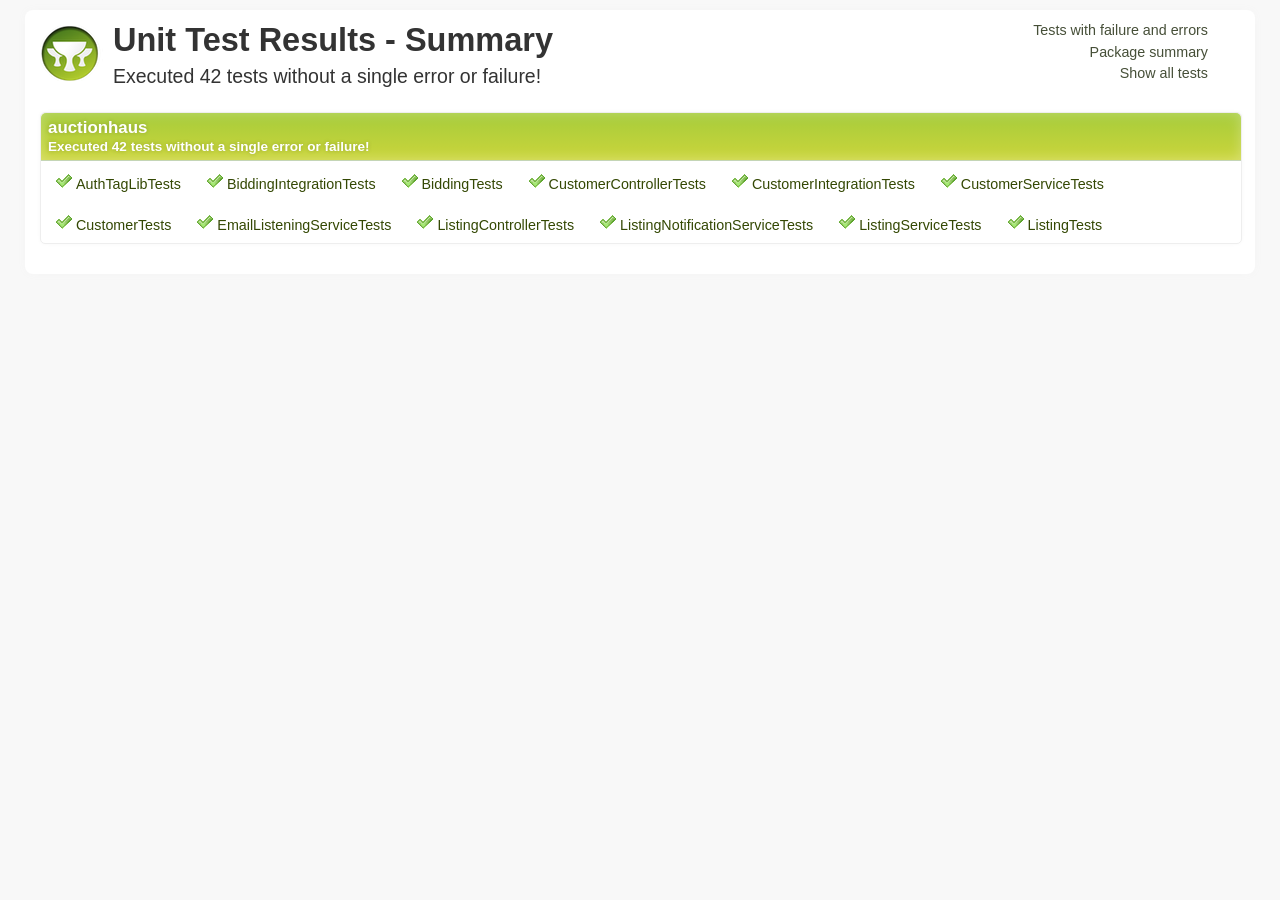
<file: target/test-reports/html/index.html>
<!DOCTYPE html><html xmlns:lxslt="http://xml.apache.org/xslt" xmlns:stringutils="xalan://org.apache.tools.ant.util.StringUtils">
<head>
<META http-equiv="Content-Type" content="text/html; charset=utf-8">
<title>
        Unit Test Results
     - Package summary</title>
<link href="stylesheet.css" rel="stylesheet" type="text/css">
</head>
<body>
<div id="report" class="container container_8">
<div class="grid_6 alpha">
<div class="grailslogo"></div>
<h1>
        Unit Test Results
    - Summary </h1>
<p class="intro">
                        Executed
                        42
                        tests
                    
                        without a single error or failure!
                    </p>
</div>
<div class="grid_2 omega">
<nav id="navigationlinks">
<p>
<a href="failed.html">
                    Tests with failure and errors
                </a>
</p>
<p>
<a href="index.html">
                    Package summary
                </a>
</p>
<p>
<a href="all.html">
                    Show all tests
                </a>
</p>
</nav>
</div>
<div class="clear"></div>
<div class="testsuite success">
<div class="header">
<h2>auctionhaus</h2>
<h3>
                        Executed
                        42
                        tests
                    
                        without a single error or failure!
                    </h3>
</div>
<ul class="clearfix">
<li class="packagelink success">
<a href="auctionhaus/3_AuthTagLibTests.html" title="1 tests executed in 2.913 seconds."><span class="icon success"></span>AuthTagLibTests</a>
</li>
<li class="packagelink success">
<a href="auctionhaus/0_BiddingIntegrationTests.html" title="3 tests executed in 1.004 seconds."><span class="icon success"></span>BiddingIntegrationTests</a>
</li>
<li class="packagelink success">
<a href="auctionhaus/4_BiddingTests.html" title="5 tests executed in 1.42 seconds."><span class="icon success"></span>BiddingTests</a>
</li>
<li class="packagelink success">
<a href="auctionhaus/5_CustomerControllerTests.html" title="1 tests executed in 2.255 seconds."><span class="icon success"></span>CustomerControllerTests</a>
</li>
<li class="packagelink success">
<a href="auctionhaus/1_CustomerIntegrationTests.html" title="1 tests executed in 0.072 seconds."><span class="icon success"></span>CustomerIntegrationTests</a>
</li>
<li class="packagelink success">
<a href="auctionhaus/6_CustomerServiceTests.html" title="1 tests executed in 0.215 seconds."><span class="icon success"></span>CustomerServiceTests</a>
</li>
<li class="packagelink success">
<a href="auctionhaus/7_CustomerTests.html" title="7 tests executed in 0.635 seconds."><span class="icon success"></span>CustomerTests</a>
</li>
<li class="packagelink success">
<a href="auctionhaus/8_EmailListeningServiceTests.html" title="1 tests executed in 0.104 seconds."><span class="icon success"></span>EmailListeningServiceTests</a>
</li>
<li class="packagelink success">
<a href="auctionhaus/9_ListingControllerTests.html" title="5 tests executed in 4.592 seconds."><span class="icon success"></span>ListingControllerTests</a>
</li>
<li class="packagelink success">
<a href="auctionhaus/2_ListingNotificationServiceTests.html" title="3 tests executed in 1.745 seconds."><span class="icon success"></span>ListingNotificationServiceTests</a>
</li>
<li class="packagelink success">
<a href="auctionhaus/10_ListingServiceTests.html" title="3 tests executed in 0.487 seconds."><span class="icon success"></span>ListingServiceTests</a>
</li>
<li class="packagelink success">
<a href="auctionhaus/11_ListingTests.html" title="11 tests executed in 0.435 seconds."><span class="icon success"></span>ListingTests</a>
</li>
</ul>
</div>
<div class="clear"></div>
</div>
</body>
</html>
</file>
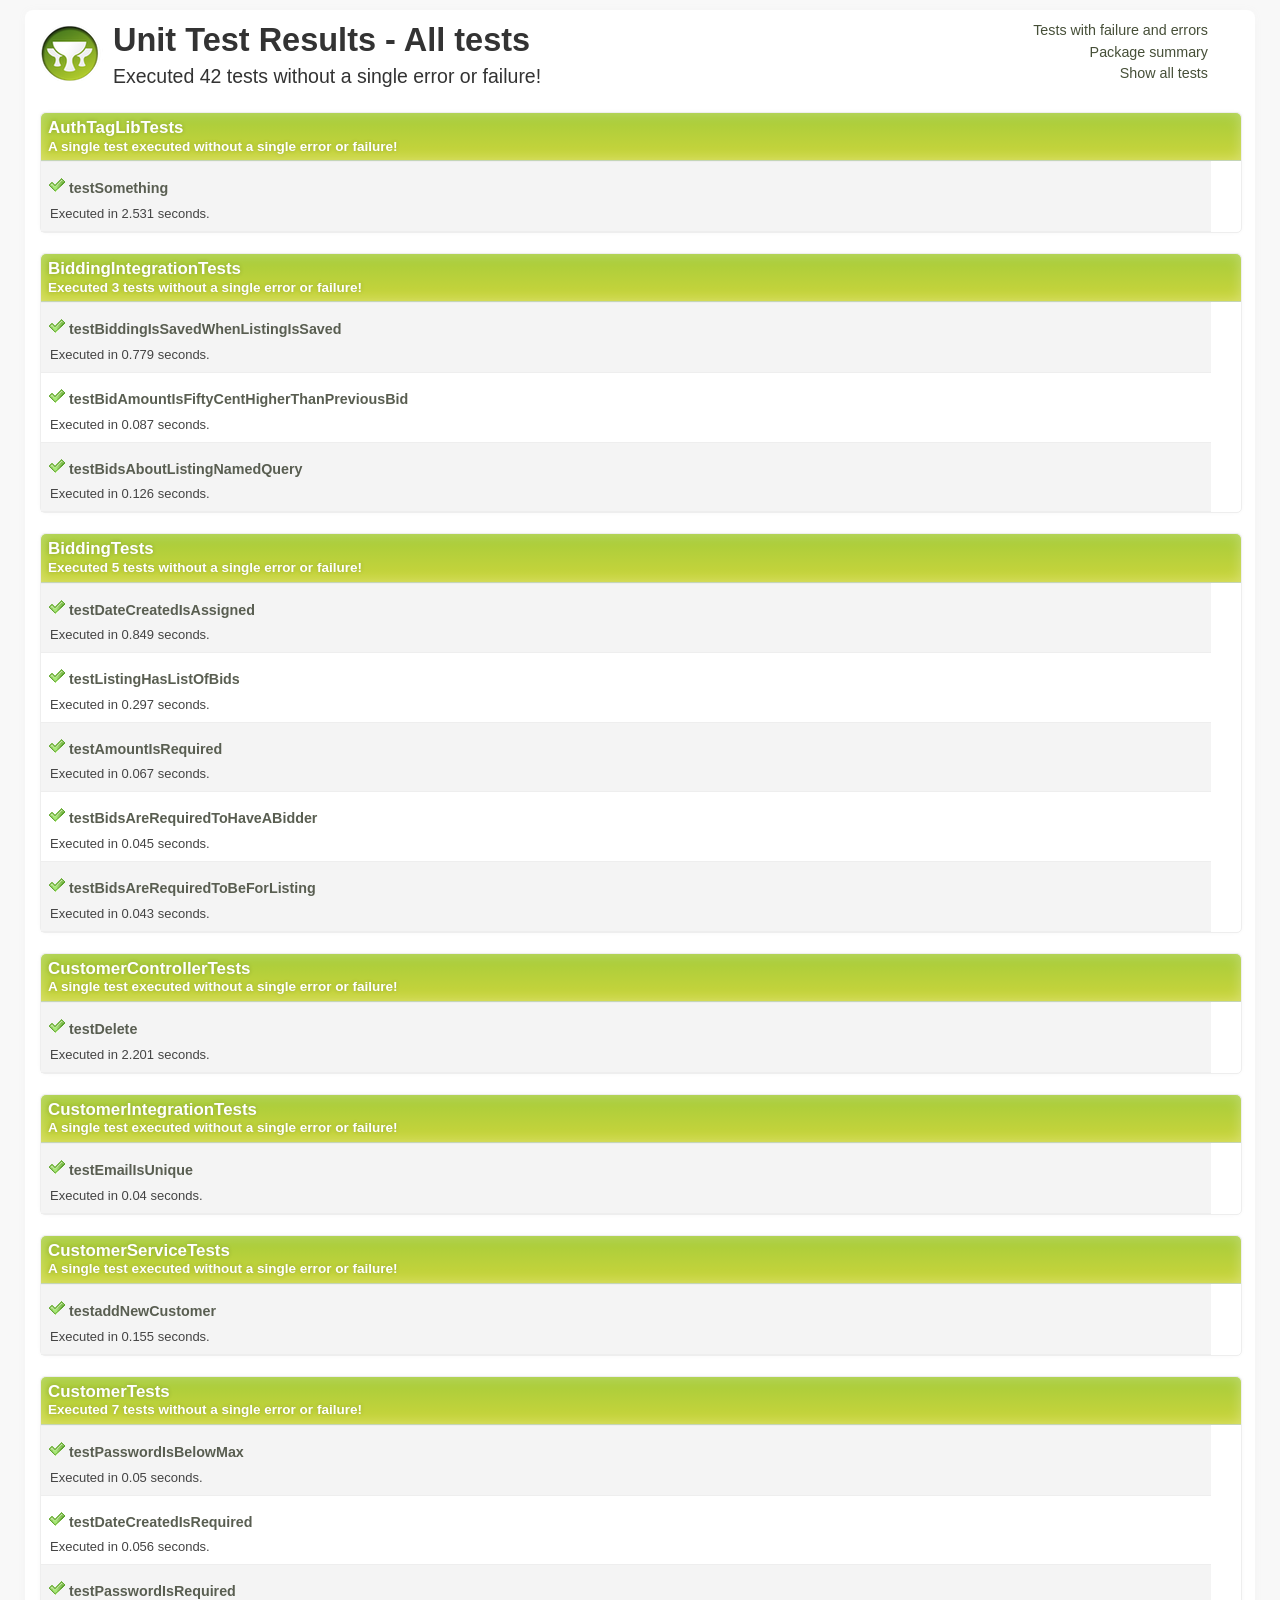
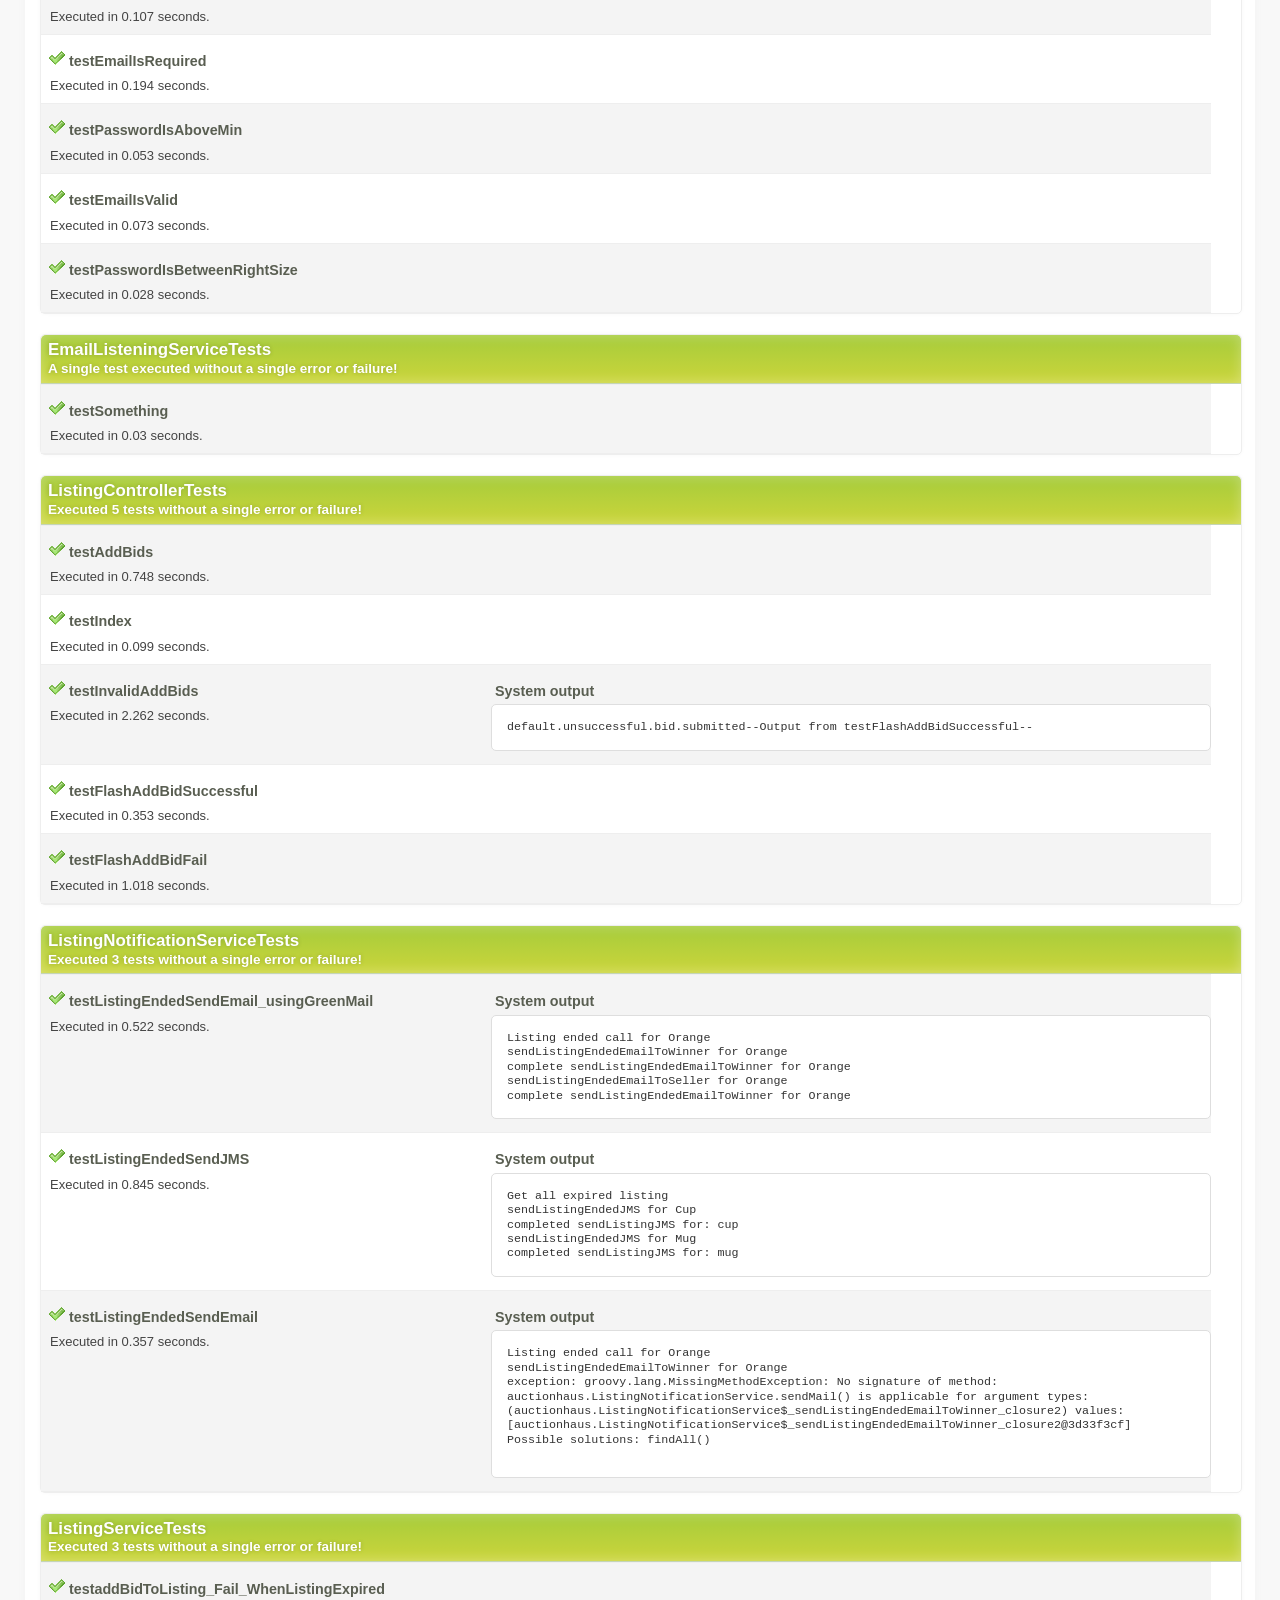
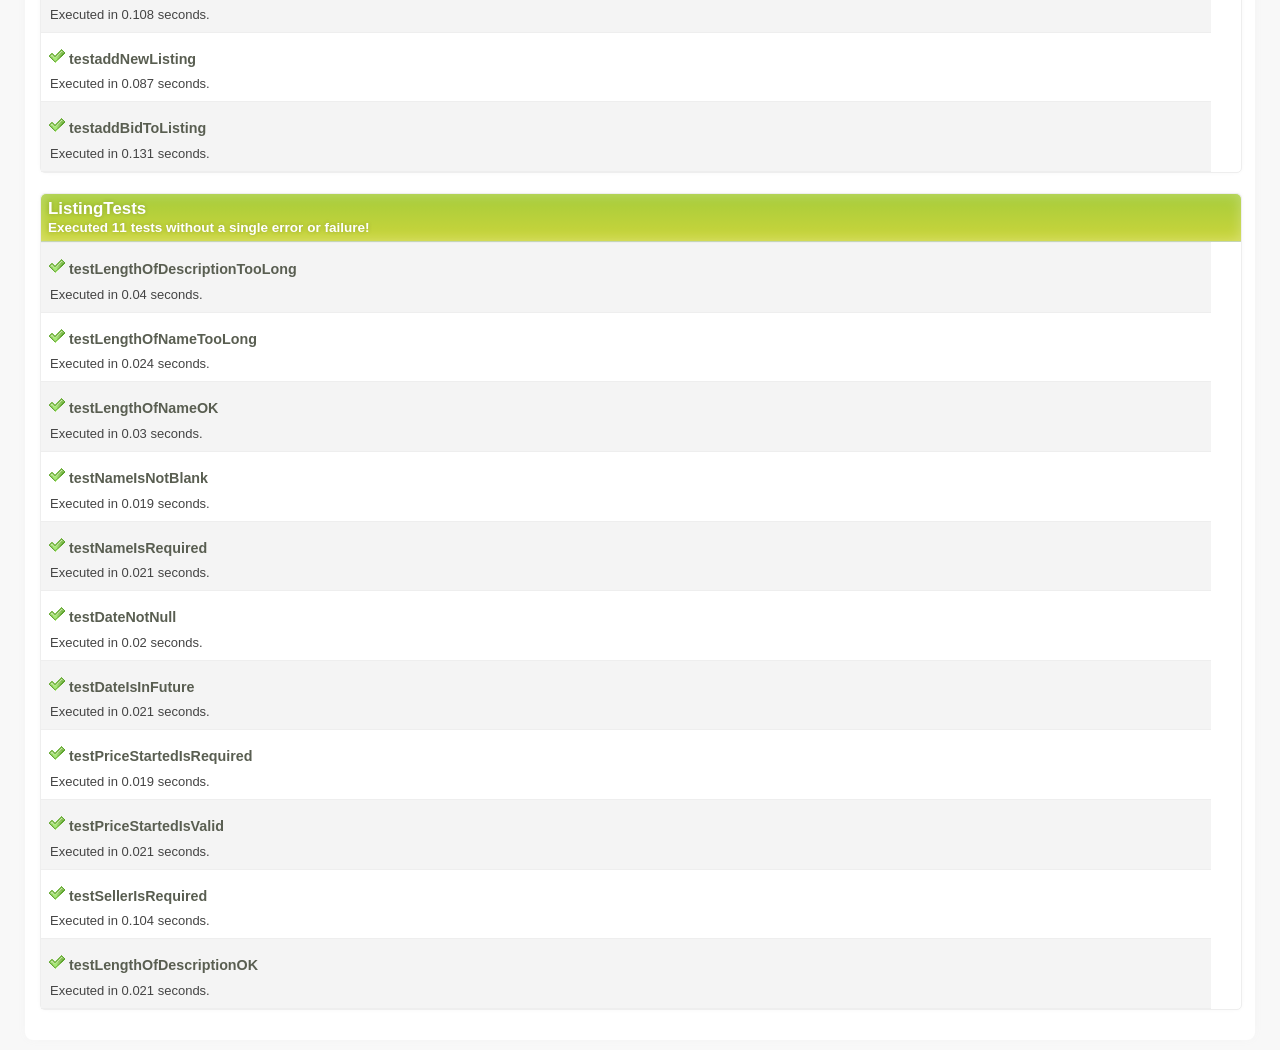
<file: target/test-reports/html/all.html>
<!DOCTYPE html><html xmlns:lxslt="http://xml.apache.org/xslt" xmlns:stringutils="xalan://org.apache.tools.ant.util.StringUtils">
<head>
<META http-equiv="Content-Type" content="text/html; charset=utf-8">
<title>
        Unit Test Results
     - All tests</title>
<link href="stylesheet.css" rel="stylesheet" type="text/css">
</head>
<body>
<div id="report" class="container container_8">
<div class="grid_6 alpha">
<div class="grailslogo"></div>
<h1>
        Unit Test Results
     - All tests </h1>
<p class="intro">
                        Executed
                        42
                        tests
                    
                        without a single error or failure!
                    </p>
</div>
<div class="grid_2 omega">
<nav id="navigationlinks">
<p>
<a href="failed.html">
                    Tests with failure and errors
                </a>
</p>
<p>
<a href="index.html">
                    Package summary
                </a>
</p>
<p>
<a href="all.html">
                    Show all tests
                </a>
</p>
</nav>
</div>
<div class="clear"></div>
<div class="testsuite success">
<div class="header">
<h2>AuthTagLibTests</h2>
<h3>
                        A single test executed
                    
                        without a single error or failure!
                    </h3>
</div>
<div class="testcase clearfix success grid_8 alpha omega" data-name="testSomething">
<div class="grid_3 alpha">
<p>
<span class="icon success"></span><b class="testname message success">testSomething</b>
</p>
<p class="summary">Executed in 2.531 seconds.</p>
</div>
<div class="grid_5 omega outputinfo"></div>
<div class="clear"></div>
</div>
<div class="clearfix output footer">
<div class="sysout">
<h2>Standard output</h2>
<pre class="stdout">--Output from testSomething--
</pre>
</div>
<div class="syserr">
<h2>System error</h2>
<pre class="syserr">--Output from testSomething--
</pre>
</div>
</div>
<div class="clear"></div>
</div>
<div class="testsuite success">
<div class="header">
<h2>BiddingIntegrationTests</h2>
<h3>
                        Executed
                        3
                        tests
                    
                        without a single error or failure!
                    </h3>
</div>
<div class="testcase clearfix success grid_8 alpha omega" data-name="testBiddingIsSavedWhenListingIsSaved">
<div class="grid_3 alpha">
<p>
<span class="icon success"></span><b class="testname message success">testBiddingIsSavedWhenListingIsSaved</b>
</p>
<p class="summary">Executed in 0.779 seconds.</p>
</div>
<div class="grid_5 omega outputinfo"></div>
<div class="clear"></div>
</div>
<div class="testcase clearfix success grid_8 alpha omega" data-name="testBidAmountIsFiftyCentHigherThanPreviousBid">
<div class="grid_3 alpha">
<p>
<span class="icon success"></span><b class="testname message success">testBidAmountIsFiftyCentHigherThanPreviousBid</b>
</p>
<p class="summary">Executed in 0.087 seconds.</p>
</div>
<div class="grid_5 omega outputinfo"></div>
<div class="clear"></div>
</div>
<div class="testcase clearfix success grid_8 alpha omega" data-name="testBidsAboutListingNamedQuery">
<div class="grid_3 alpha">
<p>
<span class="icon success"></span><b class="testname message success">testBidsAboutListingNamedQuery</b>
</p>
<p class="summary">Executed in 0.126 seconds.</p>
</div>
<div class="grid_5 omega outputinfo"></div>
<div class="clear"></div>
</div>
<div class="clearfix output footer">
<div class="sysout">
<h2>Standard output</h2>
<pre class="stdout">--Output from testBiddingIsSavedWhenListingIsSaved--
--Output from testBidAmountIsFiftyCentHigherThanPreviousBid--
--Output from testBidsAboutListingNamedQuery--
</pre>
</div>
<div class="syserr">
<h2>System error</h2>
<pre class="syserr">--Output from testBiddingIsSavedWhenListingIsSaved--
--Output from testBidAmountIsFiftyCentHigherThanPreviousBid--
--Output from testBidsAboutListingNamedQuery--
</pre>
</div>
</div>
<div class="clear"></div>
</div>
<div class="testsuite success">
<div class="header">
<h2>BiddingTests</h2>
<h3>
                        Executed
                        5
                        tests
                    
                        without a single error or failure!
                    </h3>
</div>
<div class="testcase clearfix success grid_8 alpha omega" data-name="testDateCreatedIsAssigned">
<div class="grid_3 alpha">
<p>
<span class="icon success"></span><b class="testname message success">testDateCreatedIsAssigned</b>
</p>
<p class="summary">Executed in 0.849 seconds.</p>
</div>
<div class="grid_5 omega outputinfo"></div>
<div class="clear"></div>
</div>
<div class="testcase clearfix success grid_8 alpha omega" data-name="testListingHasListOfBids">
<div class="grid_3 alpha">
<p>
<span class="icon success"></span><b class="testname message success">testListingHasListOfBids</b>
</p>
<p class="summary">Executed in 0.297 seconds.</p>
</div>
<div class="grid_5 omega outputinfo"></div>
<div class="clear"></div>
</div>
<div class="testcase clearfix success grid_8 alpha omega" data-name="testAmountIsRequired">
<div class="grid_3 alpha">
<p>
<span class="icon success"></span><b class="testname message success">testAmountIsRequired</b>
</p>
<p class="summary">Executed in 0.067 seconds.</p>
</div>
<div class="grid_5 omega outputinfo"></div>
<div class="clear"></div>
</div>
<div class="testcase clearfix success grid_8 alpha omega" data-name="testBidsAreRequiredToHaveABidder">
<div class="grid_3 alpha">
<p>
<span class="icon success"></span><b class="testname message success">testBidsAreRequiredToHaveABidder</b>
</p>
<p class="summary">Executed in 0.045 seconds.</p>
</div>
<div class="grid_5 omega outputinfo"></div>
<div class="clear"></div>
</div>
<div class="testcase clearfix success grid_8 alpha omega" data-name="testBidsAreRequiredToBeForListing">
<div class="grid_3 alpha">
<p>
<span class="icon success"></span><b class="testname message success">testBidsAreRequiredToBeForListing</b>
</p>
<p class="summary">Executed in 0.043 seconds.</p>
</div>
<div class="grid_5 omega outputinfo"></div>
<div class="clear"></div>
</div>
<div class="clearfix output footer">
<div class="sysout">
<h2>Standard output</h2>
<pre class="stdout">--Output from testDateCreatedIsAssigned--
--Output from testListingHasListOfBids--
--Output from testAmountIsRequired--
--Output from testBidsAreRequiredToHaveABidder--
--Output from testBidsAreRequiredToBeForListing--
</pre>
</div>
<div class="syserr">
<h2>System error</h2>
<pre class="syserr">--Output from testDateCreatedIsAssigned--
--Output from testListingHasListOfBids--
--Output from testAmountIsRequired--
--Output from testBidsAreRequiredToHaveABidder--
--Output from testBidsAreRequiredToBeForListing--
</pre>
</div>
</div>
<div class="clear"></div>
</div>
<div class="testsuite success">
<div class="header">
<h2>CustomerControllerTests</h2>
<h3>
                        A single test executed
                    
                        without a single error or failure!
                    </h3>
</div>
<div class="testcase clearfix success grid_8 alpha omega" data-name="testDelete">
<div class="grid_3 alpha">
<p>
<span class="icon success"></span><b class="testname message success">testDelete</b>
</p>
<p class="summary">Executed in 2.201 seconds.</p>
</div>
<div class="grid_5 omega outputinfo"></div>
<div class="clear"></div>
</div>
<div class="clearfix output footer">
<div class="sysout">
<h2>Standard output</h2>
<pre class="stdout">--Output from testDelete--
</pre>
</div>
<div class="syserr">
<h2>System error</h2>
<pre class="syserr">--Output from testDelete--
</pre>
</div>
</div>
<div class="clear"></div>
</div>
<div class="testsuite success">
<div class="header">
<h2>CustomerIntegrationTests</h2>
<h3>
                        A single test executed
                    
                        without a single error or failure!
                    </h3>
</div>
<div class="testcase clearfix success grid_8 alpha omega" data-name="testEmailIsUnique">
<div class="grid_3 alpha">
<p>
<span class="icon success"></span><b class="testname message success">testEmailIsUnique</b>
</p>
<p class="summary">Executed in 0.04 seconds.</p>
</div>
<div class="grid_5 omega outputinfo"></div>
<div class="clear"></div>
</div>
<div class="clearfix output footer">
<div class="sysout">
<h2>Standard output</h2>
<pre class="stdout">--Output from testEmailIsUnique--
</pre>
</div>
<div class="syserr">
<h2>System error</h2>
<pre class="syserr">--Output from testEmailIsUnique--
</pre>
</div>
</div>
<div class="clear"></div>
</div>
<div class="testsuite success">
<div class="header">
<h2>CustomerServiceTests</h2>
<h3>
                        A single test executed
                    
                        without a single error or failure!
                    </h3>
</div>
<div class="testcase clearfix success grid_8 alpha omega" data-name="testaddNewCustomer">
<div class="grid_3 alpha">
<p>
<span class="icon success"></span><b class="testname message success">testaddNewCustomer</b>
</p>
<p class="summary">Executed in 0.155 seconds.</p>
</div>
<div class="grid_5 omega outputinfo"></div>
<div class="clear"></div>
</div>
<div class="clearfix output footer">
<div class="sysout">
<h2>Standard output</h2>
<pre class="stdout">--Output from testaddNewCustomer--
</pre>
</div>
<div class="syserr">
<h2>System error</h2>
<pre class="syserr">--Output from testaddNewCustomer--
</pre>
</div>
</div>
<div class="clear"></div>
</div>
<div class="testsuite success">
<div class="header">
<h2>CustomerTests</h2>
<h3>
                        Executed
                        7
                        tests
                    
                        without a single error or failure!
                    </h3>
</div>
<div class="testcase clearfix success grid_8 alpha omega" data-name="testPasswordIsBelowMax">
<div class="grid_3 alpha">
<p>
<span class="icon success"></span><b class="testname message success">testPasswordIsBelowMax</b>
</p>
<p class="summary">Executed in 0.05 seconds.</p>
</div>
<div class="grid_5 omega outputinfo"></div>
<div class="clear"></div>
</div>
<div class="testcase clearfix success grid_8 alpha omega" data-name="testDateCreatedIsRequired">
<div class="grid_3 alpha">
<p>
<span class="icon success"></span><b class="testname message success">testDateCreatedIsRequired</b>
</p>
<p class="summary">Executed in 0.056 seconds.</p>
</div>
<div class="grid_5 omega outputinfo"></div>
<div class="clear"></div>
</div>
<div class="testcase clearfix success grid_8 alpha omega" data-name="testPasswordIsRequired">
<div class="grid_3 alpha">
<p>
<span class="icon success"></span><b class="testname message success">testPasswordIsRequired</b>
</p>
<p class="summary">Executed in 0.107 seconds.</p>
</div>
<div class="grid_5 omega outputinfo"></div>
<div class="clear"></div>
</div>
<div class="testcase clearfix success grid_8 alpha omega" data-name="testEmailIsRequired">
<div class="grid_3 alpha">
<p>
<span class="icon success"></span><b class="testname message success">testEmailIsRequired</b>
</p>
<p class="summary">Executed in 0.194 seconds.</p>
</div>
<div class="grid_5 omega outputinfo"></div>
<div class="clear"></div>
</div>
<div class="testcase clearfix success grid_8 alpha omega" data-name="testPasswordIsAboveMin">
<div class="grid_3 alpha">
<p>
<span class="icon success"></span><b class="testname message success">testPasswordIsAboveMin</b>
</p>
<p class="summary">Executed in 0.053 seconds.</p>
</div>
<div class="grid_5 omega outputinfo"></div>
<div class="clear"></div>
</div>
<div class="testcase clearfix success grid_8 alpha omega" data-name="testEmailIsValid">
<div class="grid_3 alpha">
<p>
<span class="icon success"></span><b class="testname message success">testEmailIsValid</b>
</p>
<p class="summary">Executed in 0.073 seconds.</p>
</div>
<div class="grid_5 omega outputinfo"></div>
<div class="clear"></div>
</div>
<div class="testcase clearfix success grid_8 alpha omega" data-name="testPasswordIsBetweenRightSize">
<div class="grid_3 alpha">
<p>
<span class="icon success"></span><b class="testname message success">testPasswordIsBetweenRightSize</b>
</p>
<p class="summary">Executed in 0.028 seconds.</p>
</div>
<div class="grid_5 omega outputinfo"></div>
<div class="clear"></div>
</div>
<div class="clearfix output footer">
<div class="sysout">
<h2>Standard output</h2>
<pre class="stdout">--Output from testPasswordIsBelowMax--
--Output from testDateCreatedIsRequired--
--Output from testPasswordIsRequired--
--Output from testEmailIsRequired--
--Output from testPasswordIsAboveMin--
--Output from testEmailIsValid--
--Output from testPasswordIsBetweenRightSize--
</pre>
</div>
<div class="syserr">
<h2>System error</h2>
<pre class="syserr">--Output from testPasswordIsBelowMax--
--Output from testDateCreatedIsRequired--
--Output from testPasswordIsRequired--
--Output from testEmailIsRequired--
--Output from testPasswordIsAboveMin--
--Output from testEmailIsValid--
--Output from testPasswordIsBetweenRightSize--
</pre>
</div>
</div>
<div class="clear"></div>
</div>
<div class="testsuite success">
<div class="header">
<h2>EmailListeningServiceTests</h2>
<h3>
                        A single test executed
                    
                        without a single error or failure!
                    </h3>
</div>
<div class="testcase clearfix success grid_8 alpha omega" data-name="testSomething">
<div class="grid_3 alpha">
<p>
<span class="icon success"></span><b class="testname message success">testSomething</b>
</p>
<p class="summary">Executed in 0.03 seconds.</p>
</div>
<div class="grid_5 omega outputinfo"></div>
<div class="clear"></div>
</div>
<div class="clearfix output footer">
<div class="sysout">
<h2>Standard output</h2>
<pre class="stdout">--Output from testSomething--
</pre>
</div>
<div class="syserr">
<h2>System error</h2>
<pre class="syserr">--Output from testSomething--
</pre>
</div>
</div>
<div class="clear"></div>
</div>
<div class="testsuite success">
<div class="header">
<h2>ListingControllerTests</h2>
<h3>
                        Executed
                        5
                        tests
                    
                        without a single error or failure!
                    </h3>
</div>
<div class="testcase clearfix success grid_8 alpha omega" data-name="testAddBids">
<div class="grid_3 alpha">
<p>
<span class="icon success"></span><b class="testname message success">testAddBids</b>
</p>
<p class="summary">Executed in 0.748 seconds.</p>
</div>
<div class="grid_5 omega outputinfo"></div>
<div class="clear"></div>
</div>
<div class="testcase clearfix success grid_8 alpha omega" data-name="testIndex">
<div class="grid_3 alpha">
<p>
<span class="icon success"></span><b class="testname message success">testIndex</b>
</p>
<p class="summary">Executed in 0.099 seconds.</p>
</div>
<div class="grid_5 omega outputinfo"></div>
<div class="clear"></div>
</div>
<div class="testcase clearfix success grid_8 alpha omega" data-name="testInvalidAddBids">
<div class="grid_3 alpha">
<p>
<span class="icon success"></span><b class="testname message success">testInvalidAddBids</b>
</p>
<p class="summary">Executed in 2.262 seconds.</p>
</div>
<div class="grid_5 omega outputinfo"></div>
<div class="clear"></div>
</div>
<div class="testcase clearfix success grid_8 alpha omega" data-name="testFlashAddBidSuccessful">
<div class="grid_3 alpha">
<p>
<span class="icon success"></span><b class="testname message success">testFlashAddBidSuccessful</b>
</p>
<p class="summary">Executed in 0.353 seconds.</p>
</div>
<div class="grid_5 omega outputinfo"></div>
<div class="clear"></div>
</div>
<div class="testcase clearfix success grid_8 alpha omega" data-name="testFlashAddBidFail">
<div class="grid_3 alpha">
<p>
<span class="icon success"></span><b class="testname message success">testFlashAddBidFail</b>
</p>
<p class="summary">Executed in 1.018 seconds.</p>
</div>
<div class="grid_5 omega outputinfo"></div>
<div class="clear"></div>
</div>
<div class="clearfix output footer">
<div class="sysout">
<h2>Standard output</h2>
<pre class="stdout">--Output from testAddBids--
--Output from testIndex--
--Output from testInvalidAddBids--
default.unsuccessful.bid.submitted--Output from testFlashAddBidSuccessful--
--Output from testFlashAddBidFail--
</pre>
</div>
<div class="syserr">
<h2>System error</h2>
<pre class="syserr">--Output from testAddBids--
--Output from testIndex--
--Output from testInvalidAddBids--
--Output from testFlashAddBidSuccessful--
--Output from testFlashAddBidFail--
</pre>
</div>
</div>
<div class="clear"></div>
</div>
<div class="testsuite success">
<div class="header">
<h2>ListingNotificationServiceTests</h2>
<h3>
                        Executed
                        3
                        tests
                    
                        without a single error or failure!
                    </h3>
</div>
<div class="testcase clearfix success grid_8 alpha omega" data-name="testListingEndedSendEmail_usingGreenMail">
<div class="grid_3 alpha">
<p>
<span class="icon success"></span><b class="testname message success">testListingEndedSendEmail_usingGreenMail</b>
</p>
<p class="summary">Executed in 0.522 seconds.</p>
</div>
<div class="grid_5 omega outputinfo"></div>
<div class="clear"></div>
</div>
<div class="testcase clearfix success grid_8 alpha omega" data-name="testListingEndedSendJMS">
<div class="grid_3 alpha">
<p>
<span class="icon success"></span><b class="testname message success">testListingEndedSendJMS</b>
</p>
<p class="summary">Executed in 0.845 seconds.</p>
</div>
<div class="grid_5 omega outputinfo"></div>
<div class="clear"></div>
</div>
<div class="testcase clearfix success grid_8 alpha omega" data-name="testListingEndedSendEmail">
<div class="grid_3 alpha">
<p>
<span class="icon success"></span><b class="testname message success">testListingEndedSendEmail</b>
</p>
<p class="summary">Executed in 0.357 seconds.</p>
</div>
<div class="grid_5 omega outputinfo"></div>
<div class="clear"></div>
</div>
<div class="clearfix output footer">
<div class="sysout">
<h2>Standard output</h2>
<pre class="stdout">--Output from testListingEndedSendEmail_usingGreenMail--
Listing ended call for Orange
sendListingEndedEmailToWinner for Orange
complete sendListingEndedEmailToWinner for Orange
sendListingEndedEmailToSeller for Orange
complete sendListingEndedEmailToWinner for Orange
--Output from testListingEndedSendJMS--
Get all expired listing
sendListingEndedJMS for Cup
completed sendListingJMS for: cup
sendListingEndedJMS for Mug
completed sendListingJMS for: mug
--Output from testListingEndedSendEmail--
Listing ended call for Orange
sendListingEndedEmailToWinner for Orange
exception: groovy.lang.MissingMethodException: No signature of method: auctionhaus.ListingNotificationService.sendMail() is applicable for argument types: (auctionhaus.ListingNotificationService$_sendListingEndedEmailToWinner_closure2) values: [auctionhaus.ListingNotificationService$_sendListingEndedEmailToWinner_closure2@3d33f3cf]
Possible solutions: findAll()
</pre>
</div>
<div class="syserr">
<h2>System error</h2>
<pre class="syserr">--Output from testListingEndedSendEmail_usingGreenMail--
--Output from testListingEndedSendJMS--
--Output from testListingEndedSendEmail--
</pre>
</div>
</div>
<div class="clear"></div>
</div>
<div class="testsuite success">
<div class="header">
<h2>ListingServiceTests</h2>
<h3>
                        Executed
                        3
                        tests
                    
                        without a single error or failure!
                    </h3>
</div>
<div class="testcase clearfix success grid_8 alpha omega" data-name="testaddBidToListing_Fail_WhenListingExpired">
<div class="grid_3 alpha">
<p>
<span class="icon success"></span><b class="testname message success">testaddBidToListing_Fail_WhenListingExpired</b>
</p>
<p class="summary">Executed in 0.108 seconds.</p>
</div>
<div class="grid_5 omega outputinfo"></div>
<div class="clear"></div>
</div>
<div class="testcase clearfix success grid_8 alpha omega" data-name="testaddNewListing">
<div class="grid_3 alpha">
<p>
<span class="icon success"></span><b class="testname message success">testaddNewListing</b>
</p>
<p class="summary">Executed in 0.087 seconds.</p>
</div>
<div class="grid_5 omega outputinfo"></div>
<div class="clear"></div>
</div>
<div class="testcase clearfix success grid_8 alpha omega" data-name="testaddBidToListing">
<div class="grid_3 alpha">
<p>
<span class="icon success"></span><b class="testname message success">testaddBidToListing</b>
</p>
<p class="summary">Executed in 0.131 seconds.</p>
</div>
<div class="grid_5 omega outputinfo"></div>
<div class="clear"></div>
</div>
<div class="clearfix output footer">
<div class="sysout">
<h2>Standard output</h2>
<pre class="stdout">--Output from testaddBidToListing_Fail_WhenListingExpired--
--Output from testaddNewListing--
--Output from testaddBidToListing--
</pre>
</div>
<div class="syserr">
<h2>System error</h2>
<pre class="syserr">--Output from testaddBidToListing_Fail_WhenListingExpired--
--Output from testaddNewListing--
--Output from testaddBidToListing--
</pre>
</div>
</div>
<div class="clear"></div>
</div>
<div class="testsuite success">
<div class="header">
<h2>ListingTests</h2>
<h3>
                        Executed
                        11
                        tests
                    
                        without a single error or failure!
                    </h3>
</div>
<div class="testcase clearfix success grid_8 alpha omega" data-name="testLengthOfDescriptionTooLong">
<div class="grid_3 alpha">
<p>
<span class="icon success"></span><b class="testname message success">testLengthOfDescriptionTooLong</b>
</p>
<p class="summary">Executed in 0.04 seconds.</p>
</div>
<div class="grid_5 omega outputinfo"></div>
<div class="clear"></div>
</div>
<div class="testcase clearfix success grid_8 alpha omega" data-name="testLengthOfNameTooLong">
<div class="grid_3 alpha">
<p>
<span class="icon success"></span><b class="testname message success">testLengthOfNameTooLong</b>
</p>
<p class="summary">Executed in 0.024 seconds.</p>
</div>
<div class="grid_5 omega outputinfo"></div>
<div class="clear"></div>
</div>
<div class="testcase clearfix success grid_8 alpha omega" data-name="testLengthOfNameOK">
<div class="grid_3 alpha">
<p>
<span class="icon success"></span><b class="testname message success">testLengthOfNameOK</b>
</p>
<p class="summary">Executed in 0.03 seconds.</p>
</div>
<div class="grid_5 omega outputinfo"></div>
<div class="clear"></div>
</div>
<div class="testcase clearfix success grid_8 alpha omega" data-name="testNameIsNotBlank">
<div class="grid_3 alpha">
<p>
<span class="icon success"></span><b class="testname message success">testNameIsNotBlank</b>
</p>
<p class="summary">Executed in 0.019 seconds.</p>
</div>
<div class="grid_5 omega outputinfo"></div>
<div class="clear"></div>
</div>
<div class="testcase clearfix success grid_8 alpha omega" data-name="testNameIsRequired">
<div class="grid_3 alpha">
<p>
<span class="icon success"></span><b class="testname message success">testNameIsRequired</b>
</p>
<p class="summary">Executed in 0.021 seconds.</p>
</div>
<div class="grid_5 omega outputinfo"></div>
<div class="clear"></div>
</div>
<div class="testcase clearfix success grid_8 alpha omega" data-name="testDateNotNull">
<div class="grid_3 alpha">
<p>
<span class="icon success"></span><b class="testname message success">testDateNotNull</b>
</p>
<p class="summary">Executed in 0.02 seconds.</p>
</div>
<div class="grid_5 omega outputinfo"></div>
<div class="clear"></div>
</div>
<div class="testcase clearfix success grid_8 alpha omega" data-name="testDateIsInFuture">
<div class="grid_3 alpha">
<p>
<span class="icon success"></span><b class="testname message success">testDateIsInFuture</b>
</p>
<p class="summary">Executed in 0.021 seconds.</p>
</div>
<div class="grid_5 omega outputinfo"></div>
<div class="clear"></div>
</div>
<div class="testcase clearfix success grid_8 alpha omega" data-name="testPriceStartedIsRequired">
<div class="grid_3 alpha">
<p>
<span class="icon success"></span><b class="testname message success">testPriceStartedIsRequired</b>
</p>
<p class="summary">Executed in 0.019 seconds.</p>
</div>
<div class="grid_5 omega outputinfo"></div>
<div class="clear"></div>
</div>
<div class="testcase clearfix success grid_8 alpha omega" data-name="testPriceStartedIsValid">
<div class="grid_3 alpha">
<p>
<span class="icon success"></span><b class="testname message success">testPriceStartedIsValid</b>
</p>
<p class="summary">Executed in 0.021 seconds.</p>
</div>
<div class="grid_5 omega outputinfo"></div>
<div class="clear"></div>
</div>
<div class="testcase clearfix success grid_8 alpha omega" data-name="testSellerIsRequired">
<div class="grid_3 alpha">
<p>
<span class="icon success"></span><b class="testname message success">testSellerIsRequired</b>
</p>
<p class="summary">Executed in 0.104 seconds.</p>
</div>
<div class="grid_5 omega outputinfo"></div>
<div class="clear"></div>
</div>
<div class="testcase clearfix success grid_8 alpha omega" data-name="testLengthOfDescriptionOK">
<div class="grid_3 alpha">
<p>
<span class="icon success"></span><b class="testname message success">testLengthOfDescriptionOK</b>
</p>
<p class="summary">Executed in 0.021 seconds.</p>
</div>
<div class="grid_5 omega outputinfo"></div>
<div class="clear"></div>
</div>
<div class="clearfix output footer">
<div class="sysout">
<h2>Standard output</h2>
<pre class="stdout">--Output from testLengthOfDescriptionTooLong--
--Output from testLengthOfNameTooLong--
--Output from testLengthOfNameOK--
--Output from testNameIsNotBlank--
--Output from testNameIsRequired--
--Output from testDateNotNull--
--Output from testDateIsInFuture--
--Output from testPriceStartedIsRequired--
--Output from testPriceStartedIsValid--
--Output from testSellerIsRequired--
--Output from testLengthOfDescriptionOK--
</pre>
</div>
<div class="syserr">
<h2>System error</h2>
<pre class="syserr">--Output from testLengthOfDescriptionTooLong--
--Output from testLengthOfNameTooLong--
--Output from testLengthOfNameOK--
--Output from testNameIsNotBlank--
--Output from testNameIsRequired--
--Output from testDateNotNull--
--Output from testDateIsInFuture--
--Output from testPriceStartedIsRequired--
--Output from testPriceStartedIsValid--
--Output from testSellerIsRequired--
--Output from testLengthOfDescriptionOK--
</pre>
</div>
</div>
<div class="clear"></div>
</div>
<div class="clear"></div>
</div>
<!--
            Parses JUnit output and associates it with the corresponding test case
        -->
<script language="javascript">


/**
 * The JUnit report format is incredibly stuipd in the
 * sense that it accumulates output from all test methods
 * into a single xml node.
 */
(function() {

    var outputElements = findOutputElements();
    for (var i in outputElements) {
        var outputElement = outputElements[i];
        var textOutput = outputElement.element.firstChild.nodeValue;
        var header = outputElement.getHeader();
        appendTestMethodOutput(textOutput, header);
    }

    function findOutputElements() {
        var outputElements = [];
        var preElements = document.getElementsByTagName("pre");
        for (var i in preElements) {
            var preElement = preElements[i];
            var className = preElement.className || "";
            if (className.indexOf("stdout") >= 0) {
                var outputElement = new OutputElement(preElement, "output");
                outputElements.push(outputElement);
            } else if (className.indexOf("syserr") >= 0) {
                var outputElement = new OutputElement(preElement, "error");
                outputElements.push(outputElement);
            }
        }

        return outputElements;
    }

    function OutputElement(element, type) {
        this.element = element;
        this.type = type;

        this.getHeader = function() {
            if (type === "output") {
                return "System output";
            } else if ("error") {
                return "System error";
            }
        }
    }

    function appendTestMethodOutput(text, header) {
        var testOutput = new TestMethodOutput(header);

        var lines = text.split(/\r\n|\r|\n/);
        for (var i in lines) {
            var line = lines[i];
            var matches = line.match(/^--Output from (.*)--$/);
            if (matches !== null && matches.length == 2) {
                testOutput.flushToDom();
                testOutput.testName = matches[1];
            } else {
                testOutput.addLine(line);
            }
        }

        testOutput.flushToDom();
    }

    function TestMethodOutput(header) {
        this.header = header;
        this.testName = undefined;
        this.buffer = "";

        this.addLine = function(line) {
            this.buffer += line + "\n";
        }

        this.flushToDom = function() {
            if (this.testName !== undefined) {
                var domNode = getTestcaseElementByName(this.testName);
                if (domNode !== undefined && trimString(this.buffer).length > 0) {
                    this.appendTo(domNode);
                }

                this.reset();
            }
        }

        this.appendTo = function(domNode) {
            var node = document.createElement("div");
            node.innerHTML = '<p><b class="message">' + header + '</b></p>';

            var preNode = document.createElement("pre");
            preNode.appendChild(document.createTextNode(this.buffer));
            node.appendChild(preNode);

            var outputContainer = findElementByTagClassAndParent("div", "outputinfo", domNode);
            outputContainer.appendChild(node);
        }

        this.reset = function() {
            this.methodName = undefined;
            this.buffer = "";
        }
    }

    function getTestcaseElementByName(name) {
        var divElements = document.getElementsByTagName("div");
        var elementCount = divElements.length;
        for (var i=0; i<elementCount; i++) {
            var el = divElements[i];
            if (el.getAttribute("data-name") === name) {
                return el;
            }
        }
    }

    function findElementByTagClassAndParent(tagName, className, parentNode) {
        var elements = parentNode.getElementsByTagName(tagName);
        for (var i in elements) {
            var element = elements[i];

            // Not 100% correct, but good enough here
            if (element.className !== undefined && element.className.indexOf(className) >= 0) {
                return element;
            }
        }
    }

    function trimString(str) {
        return str.replace(/^\s\s*/, '').replace(/\s\s*$/, '');
    }

})();

        </script>
</body>
</html>
</file>
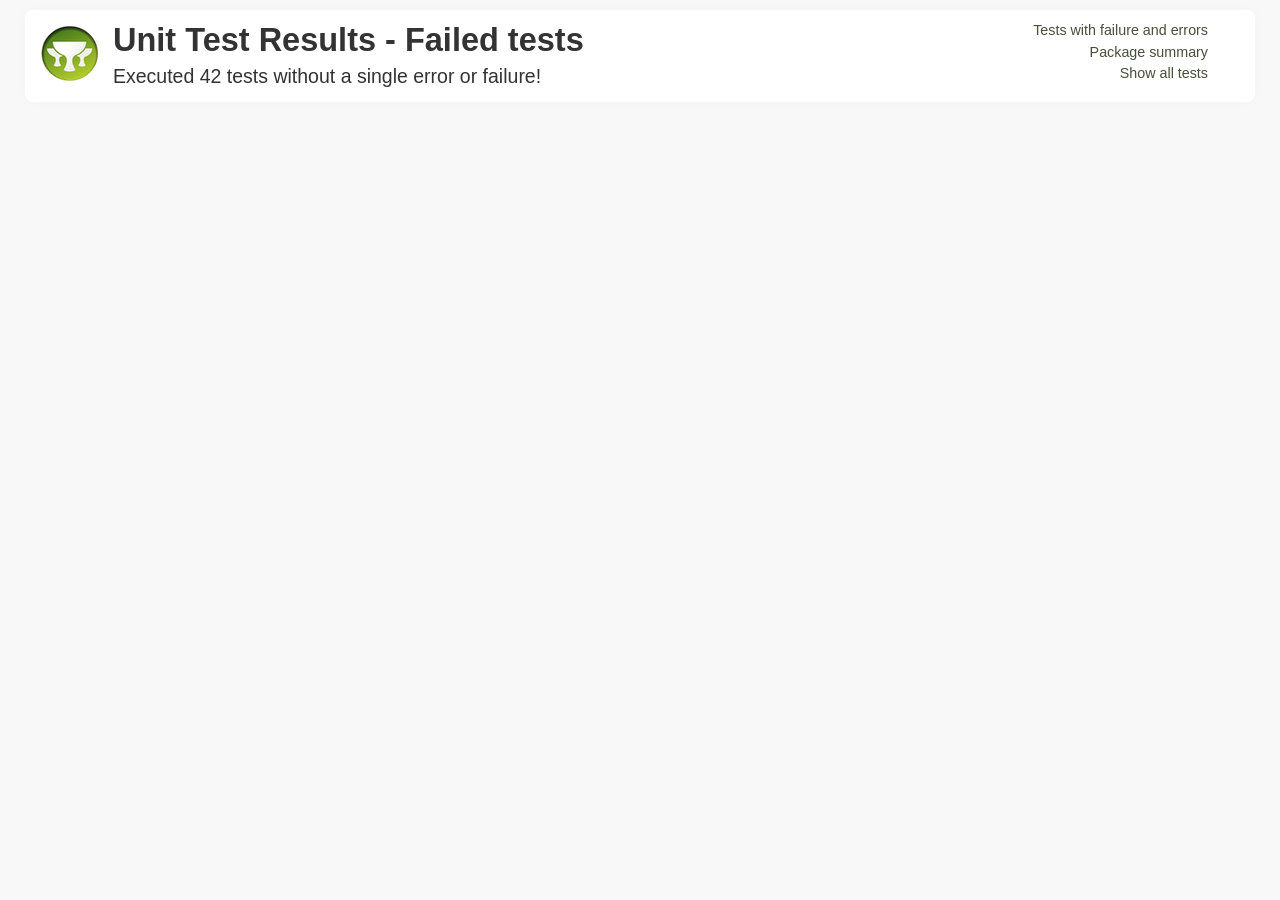
<file: target/test-reports/html/failed.html>
<!DOCTYPE html><html xmlns:lxslt="http://xml.apache.org/xslt" xmlns:stringutils="xalan://org.apache.tools.ant.util.StringUtils">
<head>
<META http-equiv="Content-Type" content="text/html; charset=utf-8">
<title>
        Unit Test Results
     - Failed tests</title>
<link href="stylesheet.css" rel="stylesheet" type="text/css">
</head>
<body>
<div id="report" class="container container_8">
<div class="grid_6 alpha">
<div class="grailslogo"></div>
<h1>
        Unit Test Results
     - Failed tests</h1>
<p class="intro">
                        Executed
                        42
                        tests
                    
                        without a single error or failure!
                    </p>
</div>
<div class="grid_2 omega">
<nav id="navigationlinks">
<p>
<a href="failed.html">
                    Tests with failure and errors
                </a>
</p>
<p>
<a href="index.html">
                    Package summary
                </a>
</p>
<p>
<a href="all.html">
                    Show all tests
                </a>
</p>
</nav>
</div>
<div class="clear"></div>
<div class="clear"></div>
</div>
<!--
            Parses JUnit output and associates it with the corresponding test case
        -->
<script language="javascript">


/**
 * The JUnit report format is incredibly stuipd in the
 * sense that it accumulates output from all test methods
 * into a single xml node.
 */
(function() {

    var outputElements = findOutputElements();
    for (var i in outputElements) {
        var outputElement = outputElements[i];
        var textOutput = outputElement.element.firstChild.nodeValue;
        var header = outputElement.getHeader();
        appendTestMethodOutput(textOutput, header);
    }

    function findOutputElements() {
        var outputElements = [];
        var preElements = document.getElementsByTagName("pre");
        for (var i in preElements) {
            var preElement = preElements[i];
            var className = preElement.className || "";
            if (className.indexOf("stdout") >= 0) {
                var outputElement = new OutputElement(preElement, "output");
                outputElements.push(outputElement);
            } else if (className.indexOf("syserr") >= 0) {
                var outputElement = new OutputElement(preElement, "error");
                outputElements.push(outputElement);
            }
        }

        return outputElements;
    }

    function OutputElement(element, type) {
        this.element = element;
        this.type = type;

        this.getHeader = function() {
            if (type === "output") {
                return "System output";
            } else if ("error") {
                return "System error";
            }
        }
    }

    function appendTestMethodOutput(text, header) {
        var testOutput = new TestMethodOutput(header);

        var lines = text.split(/\r\n|\r|\n/);
        for (var i in lines) {
            var line = lines[i];
            var matches = line.match(/^--Output from (.*)--$/);
            if (matches !== null && matches.length == 2) {
                testOutput.flushToDom();
                testOutput.testName = matches[1];
            } else {
                testOutput.addLine(line);
            }
        }

        testOutput.flushToDom();
    }

    function TestMethodOutput(header) {
        this.header = header;
        this.testName = undefined;
        this.buffer = "";

        this.addLine = function(line) {
            this.buffer += line + "\n";
        }

        this.flushToDom = function() {
            if (this.testName !== undefined) {
                var domNode = getTestcaseElementByName(this.testName);
                if (domNode !== undefined && trimString(this.buffer).length > 0) {
                    this.appendTo(domNode);
                }

                this.reset();
            }
        }

        this.appendTo = function(domNode) {
            var node = document.createElement("div");
            node.innerHTML = '<p><b class="message">' + header + '</b></p>';

            var preNode = document.createElement("pre");
            preNode.appendChild(document.createTextNode(this.buffer));
            node.appendChild(preNode);

            var outputContainer = findElementByTagClassAndParent("div", "outputinfo", domNode);
            outputContainer.appendChild(node);
        }

        this.reset = function() {
            this.methodName = undefined;
            this.buffer = "";
        }
    }

    function getTestcaseElementByName(name) {
        var divElements = document.getElementsByTagName("div");
        var elementCount = divElements.length;
        for (var i=0; i<elementCount; i++) {
            var el = divElements[i];
            if (el.getAttribute("data-name") === name) {
                return el;
            }
        }
    }

    function findElementByTagClassAndParent(tagName, className, parentNode) {
        var elements = parentNode.getElementsByTagName(tagName);
        for (var i in elements) {
            var element = elements[i];

            // Not 100% correct, but good enough here
            if (element.className !== undefined && element.className.indexOf(className) >= 0) {
                return element;
            }
        }
    }

    function trimString(str) {
        return str.replace(/^\s\s*/, '').replace(/\s\s*$/, '');
    }

})();

        </script>
</body>
</html>
</file>
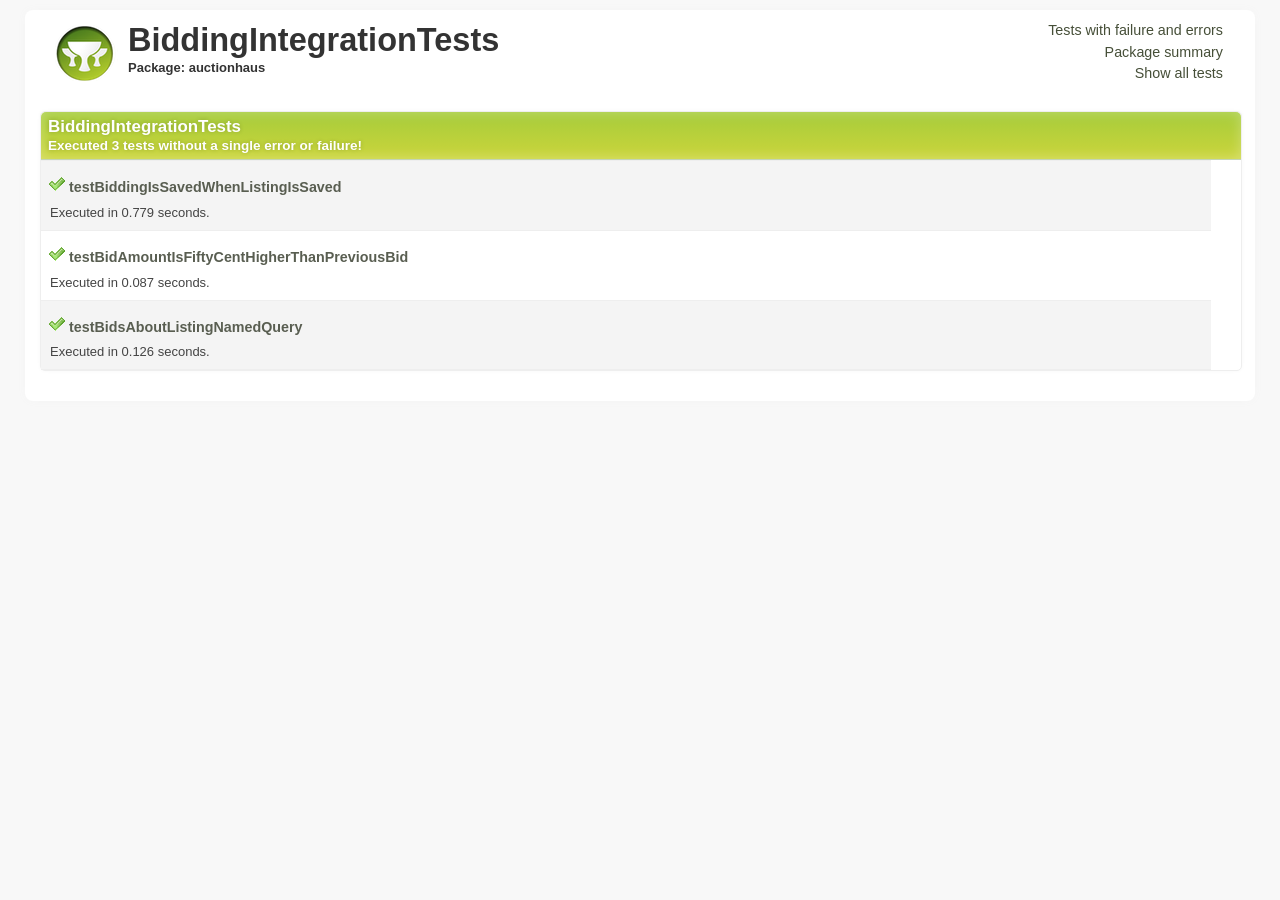
<file: target/test-reports/html/auctionhaus/0_BiddingIntegrationTests.html>
<!DOCTYPE html><html xmlns:lxslt="http://xml.apache.org/xslt" xmlns:stringutils="xalan://org.apache.tools.ant.util.StringUtils">
<head>
<META http-equiv="Content-Type" content="text/html; charset=utf-8">
<title>
                    Test - BiddingIntegrationTests</title>
<link rel="shortcut icon" href="http://grails.org/images/favicon.ico" type="image/x-icon">
<link rel="stylesheet" type="text/css" title="Style" href="../stylesheet.css">
</head>
<body>
<div class="container container_8" id="report">
<div class="grid_6">
<a title="Home" href="../index.html">
<div class="grailslogo"></div>
</a>
<h1>BiddingIntegrationTests</h1>
<h2>Package: auctionhaus</h2>
</div>
<div class="grid_2">
<nav id="navigationlinks">
<p>
<a href="../failed.html">
                    Tests with failure and errors
                </a>
</p>
<p>
<a href="../index.html">
                    Package summary
                </a>
</p>
<p>
<a href="../all.html">
                    Show all tests
                </a>
</p>
</nav>
</div>
<div class="clear"></div>
<div class="testsuite success">
<div class="header">
<h2>BiddingIntegrationTests</h2>
<h3>
                        Executed
                        3
                        tests
                    
                        without a single error or failure!
                    </h3>
</div>
<div class="testcase clearfix success grid_8 alpha omega" data-name="testBiddingIsSavedWhenListingIsSaved">
<div class="grid_3 alpha">
<p>
<span class="icon success"></span><b class="testname message success">testBiddingIsSavedWhenListingIsSaved</b>
</p>
<p class="summary">Executed in 0.779 seconds.</p>
</div>
<div class="grid_5 omega outputinfo"></div>
<div class="clear"></div>
</div>
<div class="testcase clearfix success grid_8 alpha omega" data-name="testBidAmountIsFiftyCentHigherThanPreviousBid">
<div class="grid_3 alpha">
<p>
<span class="icon success"></span><b class="testname message success">testBidAmountIsFiftyCentHigherThanPreviousBid</b>
</p>
<p class="summary">Executed in 0.087 seconds.</p>
</div>
<div class="grid_5 omega outputinfo"></div>
<div class="clear"></div>
</div>
<div class="testcase clearfix success grid_8 alpha omega" data-name="testBidsAboutListingNamedQuery">
<div class="grid_3 alpha">
<p>
<span class="icon success"></span><b class="testname message success">testBidsAboutListingNamedQuery</b>
</p>
<p class="summary">Executed in 0.126 seconds.</p>
</div>
<div class="grid_5 omega outputinfo"></div>
<div class="clear"></div>
</div>
<div class="clearfix output footer">
<div class="sysout">
<h2>Standard output</h2>
<pre class="stdout">--Output from testBiddingIsSavedWhenListingIsSaved--
--Output from testBidAmountIsFiftyCentHigherThanPreviousBid--
--Output from testBidsAboutListingNamedQuery--
</pre>
</div>
<div class="syserr">
<h2>System error</h2>
<pre class="syserr">--Output from testBiddingIsSavedWhenListingIsSaved--
--Output from testBidAmountIsFiftyCentHigherThanPreviousBid--
--Output from testBidsAboutListingNamedQuery--
</pre>
</div>
</div>
<div class="clear"></div>
</div>
<div class="clear"></div>
</div>
<!--
            Parses JUnit output and associates it with the corresponding test case
        -->
<script language="javascript">


/**
 * The JUnit report format is incredibly stuipd in the
 * sense that it accumulates output from all test methods
 * into a single xml node.
 */
(function() {

    var outputElements = findOutputElements();
    for (var i in outputElements) {
        var outputElement = outputElements[i];
        var textOutput = outputElement.element.firstChild.nodeValue;
        var header = outputElement.getHeader();
        appendTestMethodOutput(textOutput, header);
    }

    function findOutputElements() {
        var outputElements = [];
        var preElements = document.getElementsByTagName("pre");
        for (var i in preElements) {
            var preElement = preElements[i];
            var className = preElement.className || "";
            if (className.indexOf("stdout") >= 0) {
                var outputElement = new OutputElement(preElement, "output");
                outputElements.push(outputElement);
            } else if (className.indexOf("syserr") >= 0) {
                var outputElement = new OutputElement(preElement, "error");
                outputElements.push(outputElement);
            }
        }

        return outputElements;
    }

    function OutputElement(element, type) {
        this.element = element;
        this.type = type;

        this.getHeader = function() {
            if (type === "output") {
                return "System output";
            } else if ("error") {
                return "System error";
            }
        }
    }

    function appendTestMethodOutput(text, header) {
        var testOutput = new TestMethodOutput(header);

        var lines = text.split(/\r\n|\r|\n/);
        for (var i in lines) {
            var line = lines[i];
            var matches = line.match(/^--Output from (.*)--$/);
            if (matches !== null && matches.length == 2) {
                testOutput.flushToDom();
                testOutput.testName = matches[1];
            } else {
                testOutput.addLine(line);
            }
        }

        testOutput.flushToDom();
    }

    function TestMethodOutput(header) {
        this.header = header;
        this.testName = undefined;
        this.buffer = "";

        this.addLine = function(line) {
            this.buffer += line + "\n";
        }

        this.flushToDom = function() {
            if (this.testName !== undefined) {
                var domNode = getTestcaseElementByName(this.testName);
                if (domNode !== undefined && trimString(this.buffer).length > 0) {
                    this.appendTo(domNode);
                }

                this.reset();
            }
        }

        this.appendTo = function(domNode) {
            var node = document.createElement("div");
            node.innerHTML = '<p><b class="message">' + header + '</b></p>';

            var preNode = document.createElement("pre");
            preNode.appendChild(document.createTextNode(this.buffer));
            node.appendChild(preNode);

            var outputContainer = findElementByTagClassAndParent("div", "outputinfo", domNode);
            outputContainer.appendChild(node);
        }

        this.reset = function() {
            this.methodName = undefined;
            this.buffer = "";
        }
    }

    function getTestcaseElementByName(name) {
        var divElements = document.getElementsByTagName("div");
        var elementCount = divElements.length;
        for (var i=0; i<elementCount; i++) {
            var el = divElements[i];
            if (el.getAttribute("data-name") === name) {
                return el;
            }
        }
    }

    function findElementByTagClassAndParent(tagName, className, parentNode) {
        var elements = parentNode.getElementsByTagName(tagName);
        for (var i in elements) {
            var element = elements[i];

            // Not 100% correct, but good enough here
            if (element.className !== undefined && element.className.indexOf(className) >= 0) {
                return element;
            }
        }
    }

    function trimString(str) {
        return str.replace(/^\s\s*/, '').replace(/\s\s*$/, '');
    }

})();

        </script>
</body>
</html>
</file>
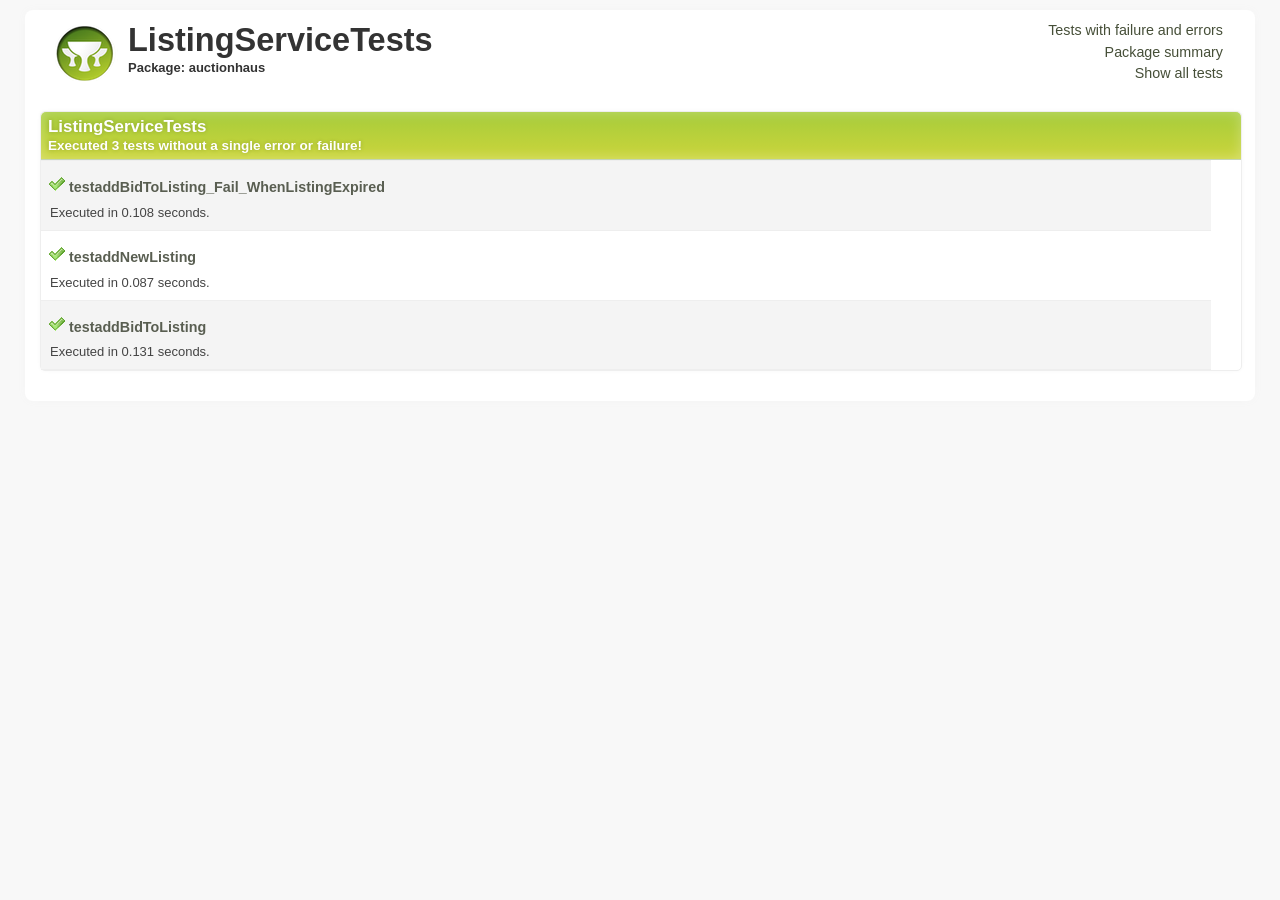
<file: target/test-reports/html/auctionhaus/10_ListingServiceTests.html>
<!DOCTYPE html><html xmlns:lxslt="http://xml.apache.org/xslt" xmlns:stringutils="xalan://org.apache.tools.ant.util.StringUtils">
<head>
<META http-equiv="Content-Type" content="text/html; charset=utf-8">
<title>
                    Test - ListingServiceTests</title>
<link rel="shortcut icon" href="http://grails.org/images/favicon.ico" type="image/x-icon">
<link rel="stylesheet" type="text/css" title="Style" href="../stylesheet.css">
</head>
<body>
<div class="container container_8" id="report">
<div class="grid_6">
<a title="Home" href="../index.html">
<div class="grailslogo"></div>
</a>
<h1>ListingServiceTests</h1>
<h2>Package: auctionhaus</h2>
</div>
<div class="grid_2">
<nav id="navigationlinks">
<p>
<a href="../failed.html">
                    Tests with failure and errors
                </a>
</p>
<p>
<a href="../index.html">
                    Package summary
                </a>
</p>
<p>
<a href="../all.html">
                    Show all tests
                </a>
</p>
</nav>
</div>
<div class="clear"></div>
<div class="testsuite success">
<div class="header">
<h2>ListingServiceTests</h2>
<h3>
                        Executed
                        3
                        tests
                    
                        without a single error or failure!
                    </h3>
</div>
<div class="testcase clearfix success grid_8 alpha omega" data-name="testaddBidToListing_Fail_WhenListingExpired">
<div class="grid_3 alpha">
<p>
<span class="icon success"></span><b class="testname message success">testaddBidToListing_Fail_WhenListingExpired</b>
</p>
<p class="summary">Executed in 0.108 seconds.</p>
</div>
<div class="grid_5 omega outputinfo"></div>
<div class="clear"></div>
</div>
<div class="testcase clearfix success grid_8 alpha omega" data-name="testaddNewListing">
<div class="grid_3 alpha">
<p>
<span class="icon success"></span><b class="testname message success">testaddNewListing</b>
</p>
<p class="summary">Executed in 0.087 seconds.</p>
</div>
<div class="grid_5 omega outputinfo"></div>
<div class="clear"></div>
</div>
<div class="testcase clearfix success grid_8 alpha omega" data-name="testaddBidToListing">
<div class="grid_3 alpha">
<p>
<span class="icon success"></span><b class="testname message success">testaddBidToListing</b>
</p>
<p class="summary">Executed in 0.131 seconds.</p>
</div>
<div class="grid_5 omega outputinfo"></div>
<div class="clear"></div>
</div>
<div class="clearfix output footer">
<div class="sysout">
<h2>Standard output</h2>
<pre class="stdout">--Output from testaddBidToListing_Fail_WhenListingExpired--
--Output from testaddNewListing--
--Output from testaddBidToListing--
</pre>
</div>
<div class="syserr">
<h2>System error</h2>
<pre class="syserr">--Output from testaddBidToListing_Fail_WhenListingExpired--
--Output from testaddNewListing--
--Output from testaddBidToListing--
</pre>
</div>
</div>
<div class="clear"></div>
</div>
<div class="clear"></div>
</div>
<!--
            Parses JUnit output and associates it with the corresponding test case
        -->
<script language="javascript">


/**
 * The JUnit report format is incredibly stuipd in the
 * sense that it accumulates output from all test methods
 * into a single xml node.
 */
(function() {

    var outputElements = findOutputElements();
    for (var i in outputElements) {
        var outputElement = outputElements[i];
        var textOutput = outputElement.element.firstChild.nodeValue;
        var header = outputElement.getHeader();
        appendTestMethodOutput(textOutput, header);
    }

    function findOutputElements() {
        var outputElements = [];
        var preElements = document.getElementsByTagName("pre");
        for (var i in preElements) {
            var preElement = preElements[i];
            var className = preElement.className || "";
            if (className.indexOf("stdout") >= 0) {
                var outputElement = new OutputElement(preElement, "output");
                outputElements.push(outputElement);
            } else if (className.indexOf("syserr") >= 0) {
                var outputElement = new OutputElement(preElement, "error");
                outputElements.push(outputElement);
            }
        }

        return outputElements;
    }

    function OutputElement(element, type) {
        this.element = element;
        this.type = type;

        this.getHeader = function() {
            if (type === "output") {
                return "System output";
            } else if ("error") {
                return "System error";
            }
        }
    }

    function appendTestMethodOutput(text, header) {
        var testOutput = new TestMethodOutput(header);

        var lines = text.split(/\r\n|\r|\n/);
        for (var i in lines) {
            var line = lines[i];
            var matches = line.match(/^--Output from (.*)--$/);
            if (matches !== null && matches.length == 2) {
                testOutput.flushToDom();
                testOutput.testName = matches[1];
            } else {
                testOutput.addLine(line);
            }
        }

        testOutput.flushToDom();
    }

    function TestMethodOutput(header) {
        this.header = header;
        this.testName = undefined;
        this.buffer = "";

        this.addLine = function(line) {
            this.buffer += line + "\n";
        }

        this.flushToDom = function() {
            if (this.testName !== undefined) {
                var domNode = getTestcaseElementByName(this.testName);
                if (domNode !== undefined && trimString(this.buffer).length > 0) {
                    this.appendTo(domNode);
                }

                this.reset();
            }
        }

        this.appendTo = function(domNode) {
            var node = document.createElement("div");
            node.innerHTML = '<p><b class="message">' + header + '</b></p>';

            var preNode = document.createElement("pre");
            preNode.appendChild(document.createTextNode(this.buffer));
            node.appendChild(preNode);

            var outputContainer = findElementByTagClassAndParent("div", "outputinfo", domNode);
            outputContainer.appendChild(node);
        }

        this.reset = function() {
            this.methodName = undefined;
            this.buffer = "";
        }
    }

    function getTestcaseElementByName(name) {
        var divElements = document.getElementsByTagName("div");
        var elementCount = divElements.length;
        for (var i=0; i<elementCount; i++) {
            var el = divElements[i];
            if (el.getAttribute("data-name") === name) {
                return el;
            }
        }
    }

    function findElementByTagClassAndParent(tagName, className, parentNode) {
        var elements = parentNode.getElementsByTagName(tagName);
        for (var i in elements) {
            var element = elements[i];

            // Not 100% correct, but good enough here
            if (element.className !== undefined && element.className.indexOf(className) >= 0) {
                return element;
            }
        }
    }

    function trimString(str) {
        return str.replace(/^\s\s*/, '').replace(/\s\s*$/, '');
    }

})();

        </script>
</body>
</html>
</file>
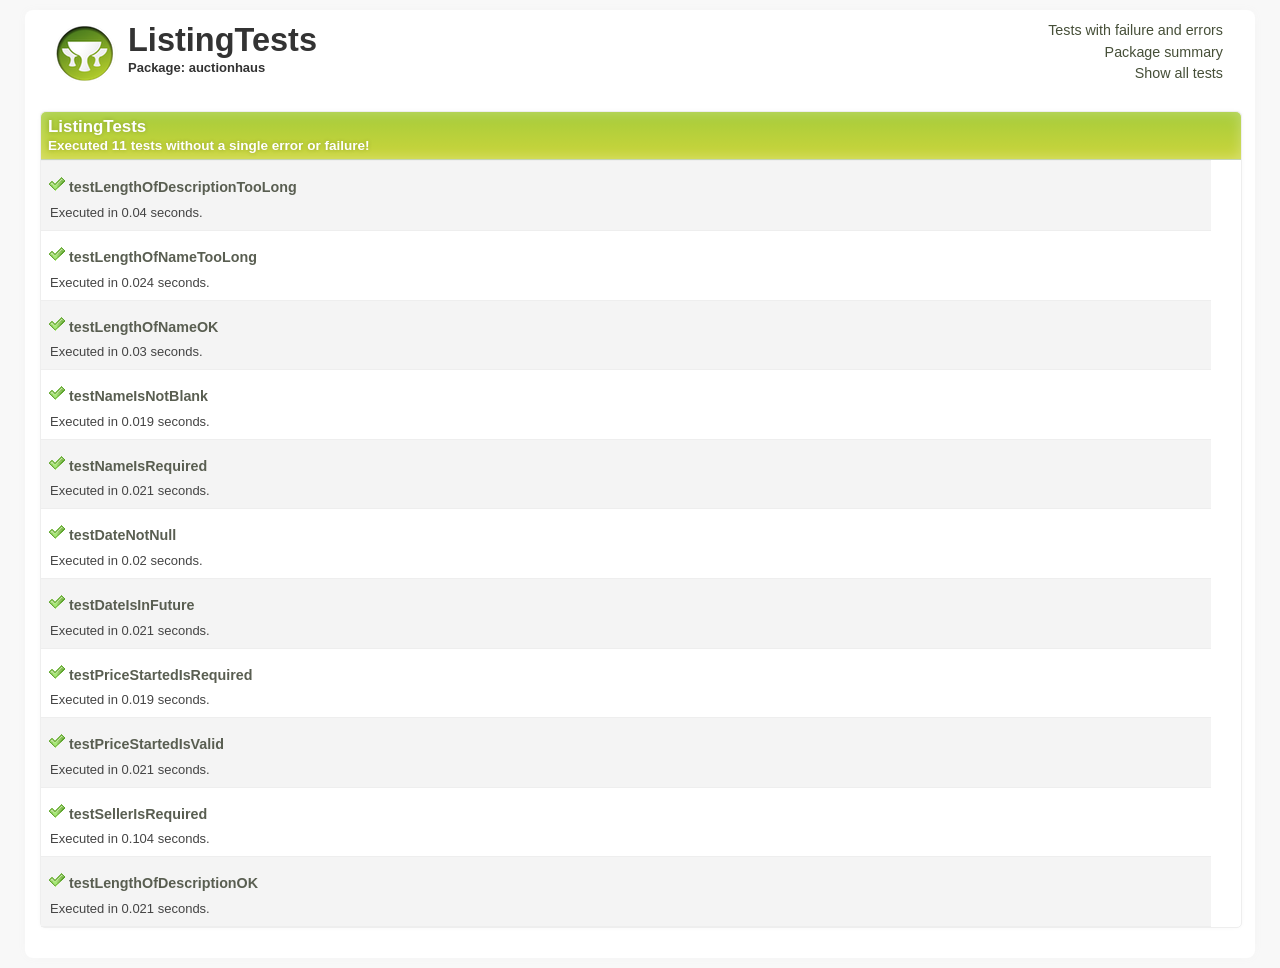
<file: target/test-reports/html/auctionhaus/11_ListingTests.html>
<!DOCTYPE html><html xmlns:lxslt="http://xml.apache.org/xslt" xmlns:stringutils="xalan://org.apache.tools.ant.util.StringUtils">
<head>
<META http-equiv="Content-Type" content="text/html; charset=utf-8">
<title>
                    Test - ListingTests</title>
<link rel="shortcut icon" href="http://grails.org/images/favicon.ico" type="image/x-icon">
<link rel="stylesheet" type="text/css" title="Style" href="../stylesheet.css">
</head>
<body>
<div class="container container_8" id="report">
<div class="grid_6">
<a title="Home" href="../index.html">
<div class="grailslogo"></div>
</a>
<h1>ListingTests</h1>
<h2>Package: auctionhaus</h2>
</div>
<div class="grid_2">
<nav id="navigationlinks">
<p>
<a href="../failed.html">
                    Tests with failure and errors
                </a>
</p>
<p>
<a href="../index.html">
                    Package summary
                </a>
</p>
<p>
<a href="../all.html">
                    Show all tests
                </a>
</p>
</nav>
</div>
<div class="clear"></div>
<div class="testsuite success">
<div class="header">
<h2>ListingTests</h2>
<h3>
                        Executed
                        11
                        tests
                    
                        without a single error or failure!
                    </h3>
</div>
<div class="testcase clearfix success grid_8 alpha omega" data-name="testLengthOfDescriptionTooLong">
<div class="grid_3 alpha">
<p>
<span class="icon success"></span><b class="testname message success">testLengthOfDescriptionTooLong</b>
</p>
<p class="summary">Executed in 0.04 seconds.</p>
</div>
<div class="grid_5 omega outputinfo"></div>
<div class="clear"></div>
</div>
<div class="testcase clearfix success grid_8 alpha omega" data-name="testLengthOfNameTooLong">
<div class="grid_3 alpha">
<p>
<span class="icon success"></span><b class="testname message success">testLengthOfNameTooLong</b>
</p>
<p class="summary">Executed in 0.024 seconds.</p>
</div>
<div class="grid_5 omega outputinfo"></div>
<div class="clear"></div>
</div>
<div class="testcase clearfix success grid_8 alpha omega" data-name="testLengthOfNameOK">
<div class="grid_3 alpha">
<p>
<span class="icon success"></span><b class="testname message success">testLengthOfNameOK</b>
</p>
<p class="summary">Executed in 0.03 seconds.</p>
</div>
<div class="grid_5 omega outputinfo"></div>
<div class="clear"></div>
</div>
<div class="testcase clearfix success grid_8 alpha omega" data-name="testNameIsNotBlank">
<div class="grid_3 alpha">
<p>
<span class="icon success"></span><b class="testname message success">testNameIsNotBlank</b>
</p>
<p class="summary">Executed in 0.019 seconds.</p>
</div>
<div class="grid_5 omega outputinfo"></div>
<div class="clear"></div>
</div>
<div class="testcase clearfix success grid_8 alpha omega" data-name="testNameIsRequired">
<div class="grid_3 alpha">
<p>
<span class="icon success"></span><b class="testname message success">testNameIsRequired</b>
</p>
<p class="summary">Executed in 0.021 seconds.</p>
</div>
<div class="grid_5 omega outputinfo"></div>
<div class="clear"></div>
</div>
<div class="testcase clearfix success grid_8 alpha omega" data-name="testDateNotNull">
<div class="grid_3 alpha">
<p>
<span class="icon success"></span><b class="testname message success">testDateNotNull</b>
</p>
<p class="summary">Executed in 0.02 seconds.</p>
</div>
<div class="grid_5 omega outputinfo"></div>
<div class="clear"></div>
</div>
<div class="testcase clearfix success grid_8 alpha omega" data-name="testDateIsInFuture">
<div class="grid_3 alpha">
<p>
<span class="icon success"></span><b class="testname message success">testDateIsInFuture</b>
</p>
<p class="summary">Executed in 0.021 seconds.</p>
</div>
<div class="grid_5 omega outputinfo"></div>
<div class="clear"></div>
</div>
<div class="testcase clearfix success grid_8 alpha omega" data-name="testPriceStartedIsRequired">
<div class="grid_3 alpha">
<p>
<span class="icon success"></span><b class="testname message success">testPriceStartedIsRequired</b>
</p>
<p class="summary">Executed in 0.019 seconds.</p>
</div>
<div class="grid_5 omega outputinfo"></div>
<div class="clear"></div>
</div>
<div class="testcase clearfix success grid_8 alpha omega" data-name="testPriceStartedIsValid">
<div class="grid_3 alpha">
<p>
<span class="icon success"></span><b class="testname message success">testPriceStartedIsValid</b>
</p>
<p class="summary">Executed in 0.021 seconds.</p>
</div>
<div class="grid_5 omega outputinfo"></div>
<div class="clear"></div>
</div>
<div class="testcase clearfix success grid_8 alpha omega" data-name="testSellerIsRequired">
<div class="grid_3 alpha">
<p>
<span class="icon success"></span><b class="testname message success">testSellerIsRequired</b>
</p>
<p class="summary">Executed in 0.104 seconds.</p>
</div>
<div class="grid_5 omega outputinfo"></div>
<div class="clear"></div>
</div>
<div class="testcase clearfix success grid_8 alpha omega" data-name="testLengthOfDescriptionOK">
<div class="grid_3 alpha">
<p>
<span class="icon success"></span><b class="testname message success">testLengthOfDescriptionOK</b>
</p>
<p class="summary">Executed in 0.021 seconds.</p>
</div>
<div class="grid_5 omega outputinfo"></div>
<div class="clear"></div>
</div>
<div class="clearfix output footer">
<div class="sysout">
<h2>Standard output</h2>
<pre class="stdout">--Output from testLengthOfDescriptionTooLong--
--Output from testLengthOfNameTooLong--
--Output from testLengthOfNameOK--
--Output from testNameIsNotBlank--
--Output from testNameIsRequired--
--Output from testDateNotNull--
--Output from testDateIsInFuture--
--Output from testPriceStartedIsRequired--
--Output from testPriceStartedIsValid--
--Output from testSellerIsRequired--
--Output from testLengthOfDescriptionOK--
</pre>
</div>
<div class="syserr">
<h2>System error</h2>
<pre class="syserr">--Output from testLengthOfDescriptionTooLong--
--Output from testLengthOfNameTooLong--
--Output from testLengthOfNameOK--
--Output from testNameIsNotBlank--
--Output from testNameIsRequired--
--Output from testDateNotNull--
--Output from testDateIsInFuture--
--Output from testPriceStartedIsRequired--
--Output from testPriceStartedIsValid--
--Output from testSellerIsRequired--
--Output from testLengthOfDescriptionOK--
</pre>
</div>
</div>
<div class="clear"></div>
</div>
<div class="clear"></div>
</div>
<!--
            Parses JUnit output and associates it with the corresponding test case
        -->
<script language="javascript">


/**
 * The JUnit report format is incredibly stuipd in the
 * sense that it accumulates output from all test methods
 * into a single xml node.
 */
(function() {

    var outputElements = findOutputElements();
    for (var i in outputElements) {
        var outputElement = outputElements[i];
        var textOutput = outputElement.element.firstChild.nodeValue;
        var header = outputElement.getHeader();
        appendTestMethodOutput(textOutput, header);
    }

    function findOutputElements() {
        var outputElements = [];
        var preElements = document.getElementsByTagName("pre");
        for (var i in preElements) {
            var preElement = preElements[i];
            var className = preElement.className || "";
            if (className.indexOf("stdout") >= 0) {
                var outputElement = new OutputElement(preElement, "output");
                outputElements.push(outputElement);
            } else if (className.indexOf("syserr") >= 0) {
                var outputElement = new OutputElement(preElement, "error");
                outputElements.push(outputElement);
            }
        }

        return outputElements;
    }

    function OutputElement(element, type) {
        this.element = element;
        this.type = type;

        this.getHeader = function() {
            if (type === "output") {
                return "System output";
            } else if ("error") {
                return "System error";
            }
        }
    }

    function appendTestMethodOutput(text, header) {
        var testOutput = new TestMethodOutput(header);

        var lines = text.split(/\r\n|\r|\n/);
        for (var i in lines) {
            var line = lines[i];
            var matches = line.match(/^--Output from (.*)--$/);
            if (matches !== null && matches.length == 2) {
                testOutput.flushToDom();
                testOutput.testName = matches[1];
            } else {
                testOutput.addLine(line);
            }
        }

        testOutput.flushToDom();
    }

    function TestMethodOutput(header) {
        this.header = header;
        this.testName = undefined;
        this.buffer = "";

        this.addLine = function(line) {
            this.buffer += line + "\n";
        }

        this.flushToDom = function() {
            if (this.testName !== undefined) {
                var domNode = getTestcaseElementByName(this.testName);
                if (domNode !== undefined && trimString(this.buffer).length > 0) {
                    this.appendTo(domNode);
                }

                this.reset();
            }
        }

        this.appendTo = function(domNode) {
            var node = document.createElement("div");
            node.innerHTML = '<p><b class="message">' + header + '</b></p>';

            var preNode = document.createElement("pre");
            preNode.appendChild(document.createTextNode(this.buffer));
            node.appendChild(preNode);

            var outputContainer = findElementByTagClassAndParent("div", "outputinfo", domNode);
            outputContainer.appendChild(node);
        }

        this.reset = function() {
            this.methodName = undefined;
            this.buffer = "";
        }
    }

    function getTestcaseElementByName(name) {
        var divElements = document.getElementsByTagName("div");
        var elementCount = divElements.length;
        for (var i=0; i<elementCount; i++) {
            var el = divElements[i];
            if (el.getAttribute("data-name") === name) {
                return el;
            }
        }
    }

    function findElementByTagClassAndParent(tagName, className, parentNode) {
        var elements = parentNode.getElementsByTagName(tagName);
        for (var i in elements) {
            var element = elements[i];

            // Not 100% correct, but good enough here
            if (element.className !== undefined && element.className.indexOf(className) >= 0) {
                return element;
            }
        }
    }

    function trimString(str) {
        return str.replace(/^\s\s*/, '').replace(/\s\s*$/, '');
    }

})();

        </script>
</body>
</html>
</file>
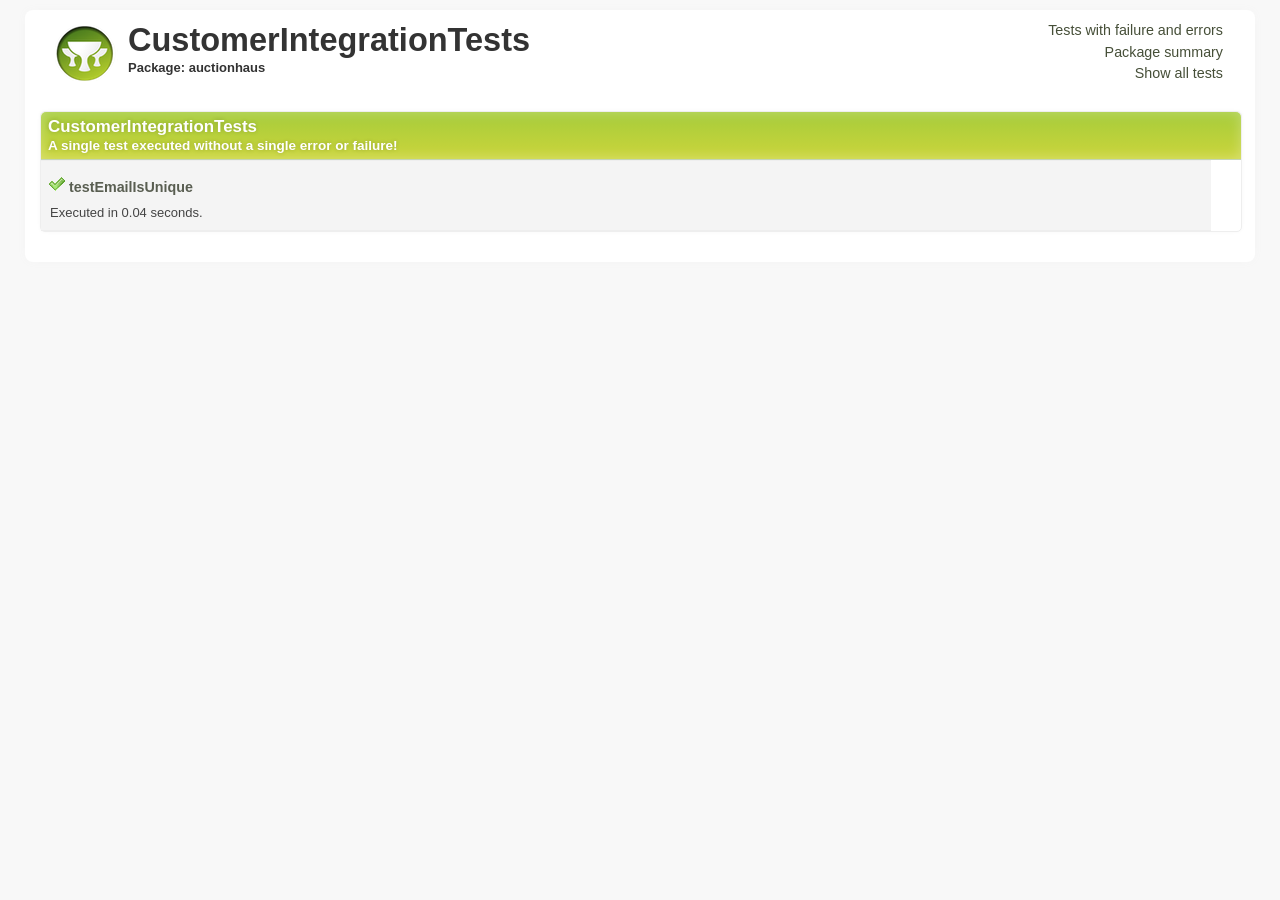
<file: target/test-reports/html/auctionhaus/1_CustomerIntegrationTests.html>
<!DOCTYPE html><html xmlns:lxslt="http://xml.apache.org/xslt" xmlns:stringutils="xalan://org.apache.tools.ant.util.StringUtils">
<head>
<META http-equiv="Content-Type" content="text/html; charset=utf-8">
<title>
                    Test - CustomerIntegrationTests</title>
<link rel="shortcut icon" href="http://grails.org/images/favicon.ico" type="image/x-icon">
<link rel="stylesheet" type="text/css" title="Style" href="../stylesheet.css">
</head>
<body>
<div class="container container_8" id="report">
<div class="grid_6">
<a title="Home" href="../index.html">
<div class="grailslogo"></div>
</a>
<h1>CustomerIntegrationTests</h1>
<h2>Package: auctionhaus</h2>
</div>
<div class="grid_2">
<nav id="navigationlinks">
<p>
<a href="../failed.html">
                    Tests with failure and errors
                </a>
</p>
<p>
<a href="../index.html">
                    Package summary
                </a>
</p>
<p>
<a href="../all.html">
                    Show all tests
                </a>
</p>
</nav>
</div>
<div class="clear"></div>
<div class="testsuite success">
<div class="header">
<h2>CustomerIntegrationTests</h2>
<h3>
                        A single test executed
                    
                        without a single error or failure!
                    </h3>
</div>
<div class="testcase clearfix success grid_8 alpha omega" data-name="testEmailIsUnique">
<div class="grid_3 alpha">
<p>
<span class="icon success"></span><b class="testname message success">testEmailIsUnique</b>
</p>
<p class="summary">Executed in 0.04 seconds.</p>
</div>
<div class="grid_5 omega outputinfo"></div>
<div class="clear"></div>
</div>
<div class="clearfix output footer">
<div class="sysout">
<h2>Standard output</h2>
<pre class="stdout">--Output from testEmailIsUnique--
</pre>
</div>
<div class="syserr">
<h2>System error</h2>
<pre class="syserr">--Output from testEmailIsUnique--
</pre>
</div>
</div>
<div class="clear"></div>
</div>
<div class="clear"></div>
</div>
<!--
            Parses JUnit output and associates it with the corresponding test case
        -->
<script language="javascript">


/**
 * The JUnit report format is incredibly stuipd in the
 * sense that it accumulates output from all test methods
 * into a single xml node.
 */
(function() {

    var outputElements = findOutputElements();
    for (var i in outputElements) {
        var outputElement = outputElements[i];
        var textOutput = outputElement.element.firstChild.nodeValue;
        var header = outputElement.getHeader();
        appendTestMethodOutput(textOutput, header);
    }

    function findOutputElements() {
        var outputElements = [];
        var preElements = document.getElementsByTagName("pre");
        for (var i in preElements) {
            var preElement = preElements[i];
            var className = preElement.className || "";
            if (className.indexOf("stdout") >= 0) {
                var outputElement = new OutputElement(preElement, "output");
                outputElements.push(outputElement);
            } else if (className.indexOf("syserr") >= 0) {
                var outputElement = new OutputElement(preElement, "error");
                outputElements.push(outputElement);
            }
        }

        return outputElements;
    }

    function OutputElement(element, type) {
        this.element = element;
        this.type = type;

        this.getHeader = function() {
            if (type === "output") {
                return "System output";
            } else if ("error") {
                return "System error";
            }
        }
    }

    function appendTestMethodOutput(text, header) {
        var testOutput = new TestMethodOutput(header);

        var lines = text.split(/\r\n|\r|\n/);
        for (var i in lines) {
            var line = lines[i];
            var matches = line.match(/^--Output from (.*)--$/);
            if (matches !== null && matches.length == 2) {
                testOutput.flushToDom();
                testOutput.testName = matches[1];
            } else {
                testOutput.addLine(line);
            }
        }

        testOutput.flushToDom();
    }

    function TestMethodOutput(header) {
        this.header = header;
        this.testName = undefined;
        this.buffer = "";

        this.addLine = function(line) {
            this.buffer += line + "\n";
        }

        this.flushToDom = function() {
            if (this.testName !== undefined) {
                var domNode = getTestcaseElementByName(this.testName);
                if (domNode !== undefined && trimString(this.buffer).length > 0) {
                    this.appendTo(domNode);
                }

                this.reset();
            }
        }

        this.appendTo = function(domNode) {
            var node = document.createElement("div");
            node.innerHTML = '<p><b class="message">' + header + '</b></p>';

            var preNode = document.createElement("pre");
            preNode.appendChild(document.createTextNode(this.buffer));
            node.appendChild(preNode);

            var outputContainer = findElementByTagClassAndParent("div", "outputinfo", domNode);
            outputContainer.appendChild(node);
        }

        this.reset = function() {
            this.methodName = undefined;
            this.buffer = "";
        }
    }

    function getTestcaseElementByName(name) {
        var divElements = document.getElementsByTagName("div");
        var elementCount = divElements.length;
        for (var i=0; i<elementCount; i++) {
            var el = divElements[i];
            if (el.getAttribute("data-name") === name) {
                return el;
            }
        }
    }

    function findElementByTagClassAndParent(tagName, className, parentNode) {
        var elements = parentNode.getElementsByTagName(tagName);
        for (var i in elements) {
            var element = elements[i];

            // Not 100% correct, but good enough here
            if (element.className !== undefined && element.className.indexOf(className) >= 0) {
                return element;
            }
        }
    }

    function trimString(str) {
        return str.replace(/^\s\s*/, '').replace(/\s\s*$/, '');
    }

})();

        </script>
</body>
</html>
</file>
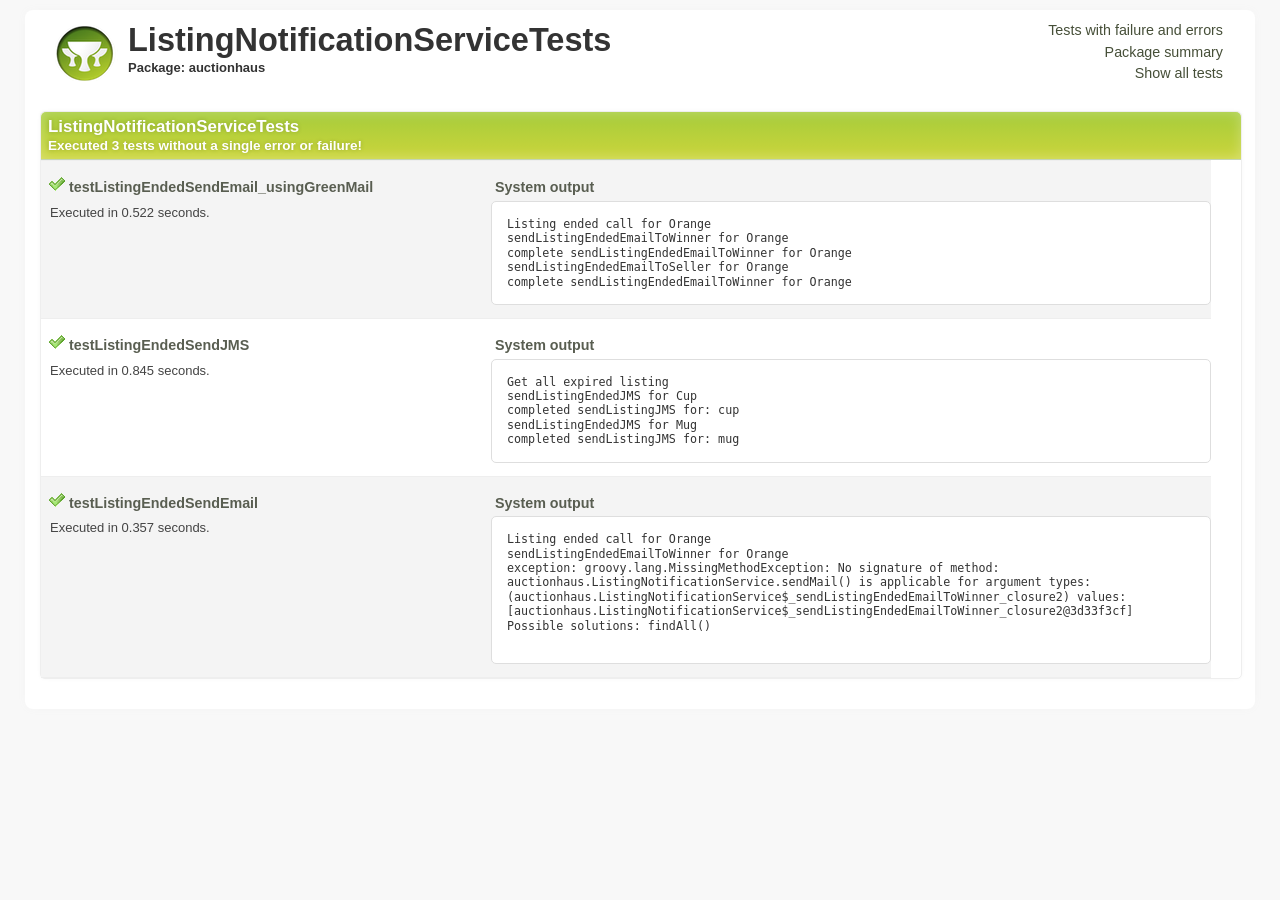
<file: target/test-reports/html/auctionhaus/2_ListingNotificationServiceTests.html>
<!DOCTYPE html><html xmlns:lxslt="http://xml.apache.org/xslt" xmlns:stringutils="xalan://org.apache.tools.ant.util.StringUtils">
<head>
<META http-equiv="Content-Type" content="text/html; charset=utf-8">
<title>
                    Test - ListingNotificationServiceTests</title>
<link rel="shortcut icon" href="http://grails.org/images/favicon.ico" type="image/x-icon">
<link rel="stylesheet" type="text/css" title="Style" href="../stylesheet.css">
</head>
<body>
<div class="container container_8" id="report">
<div class="grid_6">
<a title="Home" href="../index.html">
<div class="grailslogo"></div>
</a>
<h1>ListingNotificationServiceTests</h1>
<h2>Package: auctionhaus</h2>
</div>
<div class="grid_2">
<nav id="navigationlinks">
<p>
<a href="../failed.html">
                    Tests with failure and errors
                </a>
</p>
<p>
<a href="../index.html">
                    Package summary
                </a>
</p>
<p>
<a href="../all.html">
                    Show all tests
                </a>
</p>
</nav>
</div>
<div class="clear"></div>
<div class="testsuite success">
<div class="header">
<h2>ListingNotificationServiceTests</h2>
<h3>
                        Executed
                        3
                        tests
                    
                        without a single error or failure!
                    </h3>
</div>
<div class="testcase clearfix success grid_8 alpha omega" data-name="testListingEndedSendEmail_usingGreenMail">
<div class="grid_3 alpha">
<p>
<span class="icon success"></span><b class="testname message success">testListingEndedSendEmail_usingGreenMail</b>
</p>
<p class="summary">Executed in 0.522 seconds.</p>
</div>
<div class="grid_5 omega outputinfo"></div>
<div class="clear"></div>
</div>
<div class="testcase clearfix success grid_8 alpha omega" data-name="testListingEndedSendJMS">
<div class="grid_3 alpha">
<p>
<span class="icon success"></span><b class="testname message success">testListingEndedSendJMS</b>
</p>
<p class="summary">Executed in 0.845 seconds.</p>
</div>
<div class="grid_5 omega outputinfo"></div>
<div class="clear"></div>
</div>
<div class="testcase clearfix success grid_8 alpha omega" data-name="testListingEndedSendEmail">
<div class="grid_3 alpha">
<p>
<span class="icon success"></span><b class="testname message success">testListingEndedSendEmail</b>
</p>
<p class="summary">Executed in 0.357 seconds.</p>
</div>
<div class="grid_5 omega outputinfo"></div>
<div class="clear"></div>
</div>
<div class="clearfix output footer">
<div class="sysout">
<h2>Standard output</h2>
<pre class="stdout">--Output from testListingEndedSendEmail_usingGreenMail--
Listing ended call for Orange
sendListingEndedEmailToWinner for Orange
complete sendListingEndedEmailToWinner for Orange
sendListingEndedEmailToSeller for Orange
complete sendListingEndedEmailToWinner for Orange
--Output from testListingEndedSendJMS--
Get all expired listing
sendListingEndedJMS for Cup
completed sendListingJMS for: cup
sendListingEndedJMS for Mug
completed sendListingJMS for: mug
--Output from testListingEndedSendEmail--
Listing ended call for Orange
sendListingEndedEmailToWinner for Orange
exception: groovy.lang.MissingMethodException: No signature of method: auctionhaus.ListingNotificationService.sendMail() is applicable for argument types: (auctionhaus.ListingNotificationService$_sendListingEndedEmailToWinner_closure2) values: [auctionhaus.ListingNotificationService$_sendListingEndedEmailToWinner_closure2@3d33f3cf]
Possible solutions: findAll()
</pre>
</div>
<div class="syserr">
<h2>System error</h2>
<pre class="syserr">--Output from testListingEndedSendEmail_usingGreenMail--
--Output from testListingEndedSendJMS--
--Output from testListingEndedSendEmail--
</pre>
</div>
</div>
<div class="clear"></div>
</div>
<div class="clear"></div>
</div>
<!--
            Parses JUnit output and associates it with the corresponding test case
        -->
<script language="javascript">


/**
 * The JUnit report format is incredibly stuipd in the
 * sense that it accumulates output from all test methods
 * into a single xml node.
 */
(function() {

    var outputElements = findOutputElements();
    for (var i in outputElements) {
        var outputElement = outputElements[i];
        var textOutput = outputElement.element.firstChild.nodeValue;
        var header = outputElement.getHeader();
        appendTestMethodOutput(textOutput, header);
    }

    function findOutputElements() {
        var outputElements = [];
        var preElements = document.getElementsByTagName("pre");
        for (var i in preElements) {
            var preElement = preElements[i];
            var className = preElement.className || "";
            if (className.indexOf("stdout") >= 0) {
                var outputElement = new OutputElement(preElement, "output");
                outputElements.push(outputElement);
            } else if (className.indexOf("syserr") >= 0) {
                var outputElement = new OutputElement(preElement, "error");
                outputElements.push(outputElement);
            }
        }

        return outputElements;
    }

    function OutputElement(element, type) {
        this.element = element;
        this.type = type;

        this.getHeader = function() {
            if (type === "output") {
                return "System output";
            } else if ("error") {
                return "System error";
            }
        }
    }

    function appendTestMethodOutput(text, header) {
        var testOutput = new TestMethodOutput(header);

        var lines = text.split(/\r\n|\r|\n/);
        for (var i in lines) {
            var line = lines[i];
            var matches = line.match(/^--Output from (.*)--$/);
            if (matches !== null && matches.length == 2) {
                testOutput.flushToDom();
                testOutput.testName = matches[1];
            } else {
                testOutput.addLine(line);
            }
        }

        testOutput.flushToDom();
    }

    function TestMethodOutput(header) {
        this.header = header;
        this.testName = undefined;
        this.buffer = "";

        this.addLine = function(line) {
            this.buffer += line + "\n";
        }

        this.flushToDom = function() {
            if (this.testName !== undefined) {
                var domNode = getTestcaseElementByName(this.testName);
                if (domNode !== undefined && trimString(this.buffer).length > 0) {
                    this.appendTo(domNode);
                }

                this.reset();
            }
        }

        this.appendTo = function(domNode) {
            var node = document.createElement("div");
            node.innerHTML = '<p><b class="message">' + header + '</b></p>';

            var preNode = document.createElement("pre");
            preNode.appendChild(document.createTextNode(this.buffer));
            node.appendChild(preNode);

            var outputContainer = findElementByTagClassAndParent("div", "outputinfo", domNode);
            outputContainer.appendChild(node);
        }

        this.reset = function() {
            this.methodName = undefined;
            this.buffer = "";
        }
    }

    function getTestcaseElementByName(name) {
        var divElements = document.getElementsByTagName("div");
        var elementCount = divElements.length;
        for (var i=0; i<elementCount; i++) {
            var el = divElements[i];
            if (el.getAttribute("data-name") === name) {
                return el;
            }
        }
    }

    function findElementByTagClassAndParent(tagName, className, parentNode) {
        var elements = parentNode.getElementsByTagName(tagName);
        for (var i in elements) {
            var element = elements[i];

            // Not 100% correct, but good enough here
            if (element.className !== undefined && element.className.indexOf(className) >= 0) {
                return element;
            }
        }
    }

    function trimString(str) {
        return str.replace(/^\s\s*/, '').replace(/\s\s*$/, '');
    }

})();

        </script>
</body>
</html>
</file>
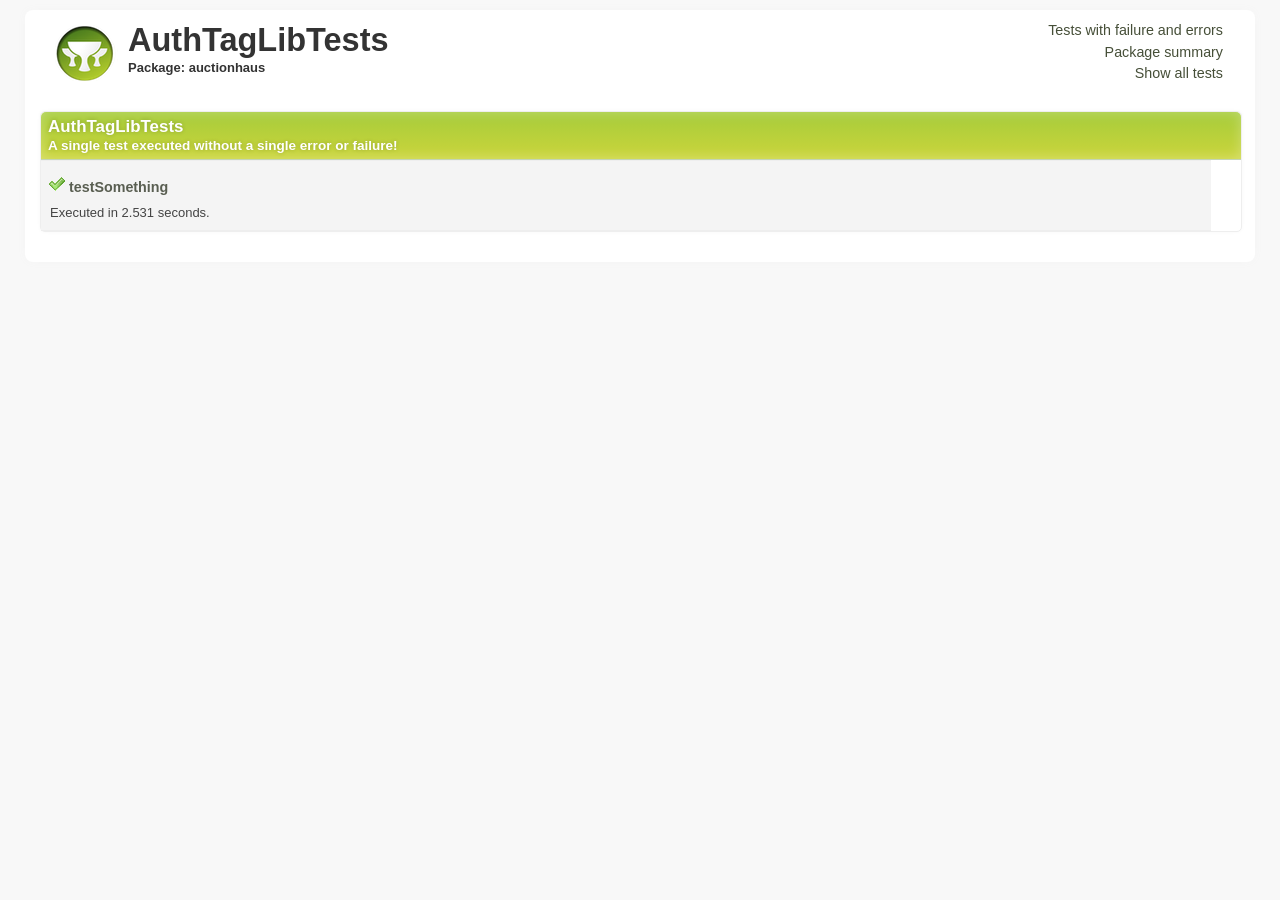
<file: target/test-reports/html/auctionhaus/3_AuthTagLibTests.html>
<!DOCTYPE html><html xmlns:lxslt="http://xml.apache.org/xslt" xmlns:stringutils="xalan://org.apache.tools.ant.util.StringUtils">
<head>
<META http-equiv="Content-Type" content="text/html; charset=utf-8">
<title>
                    Test - AuthTagLibTests</title>
<link rel="shortcut icon" href="http://grails.org/images/favicon.ico" type="image/x-icon">
<link rel="stylesheet" type="text/css" title="Style" href="../stylesheet.css">
</head>
<body>
<div class="container container_8" id="report">
<div class="grid_6">
<a title="Home" href="../index.html">
<div class="grailslogo"></div>
</a>
<h1>AuthTagLibTests</h1>
<h2>Package: auctionhaus</h2>
</div>
<div class="grid_2">
<nav id="navigationlinks">
<p>
<a href="../failed.html">
                    Tests with failure and errors
                </a>
</p>
<p>
<a href="../index.html">
                    Package summary
                </a>
</p>
<p>
<a href="../all.html">
                    Show all tests
                </a>
</p>
</nav>
</div>
<div class="clear"></div>
<div class="testsuite success">
<div class="header">
<h2>AuthTagLibTests</h2>
<h3>
                        A single test executed
                    
                        without a single error or failure!
                    </h3>
</div>
<div class="testcase clearfix success grid_8 alpha omega" data-name="testSomething">
<div class="grid_3 alpha">
<p>
<span class="icon success"></span><b class="testname message success">testSomething</b>
</p>
<p class="summary">Executed in 2.531 seconds.</p>
</div>
<div class="grid_5 omega outputinfo"></div>
<div class="clear"></div>
</div>
<div class="clearfix output footer">
<div class="sysout">
<h2>Standard output</h2>
<pre class="stdout">--Output from testSomething--
</pre>
</div>
<div class="syserr">
<h2>System error</h2>
<pre class="syserr">--Output from testSomething--
</pre>
</div>
</div>
<div class="clear"></div>
</div>
<div class="clear"></div>
</div>
<!--
            Parses JUnit output and associates it with the corresponding test case
        -->
<script language="javascript">


/**
 * The JUnit report format is incredibly stuipd in the
 * sense that it accumulates output from all test methods
 * into a single xml node.
 */
(function() {

    var outputElements = findOutputElements();
    for (var i in outputElements) {
        var outputElement = outputElements[i];
        var textOutput = outputElement.element.firstChild.nodeValue;
        var header = outputElement.getHeader();
        appendTestMethodOutput(textOutput, header);
    }

    function findOutputElements() {
        var outputElements = [];
        var preElements = document.getElementsByTagName("pre");
        for (var i in preElements) {
            var preElement = preElements[i];
            var className = preElement.className || "";
            if (className.indexOf("stdout") >= 0) {
                var outputElement = new OutputElement(preElement, "output");
                outputElements.push(outputElement);
            } else if (className.indexOf("syserr") >= 0) {
                var outputElement = new OutputElement(preElement, "error");
                outputElements.push(outputElement);
            }
        }

        return outputElements;
    }

    function OutputElement(element, type) {
        this.element = element;
        this.type = type;

        this.getHeader = function() {
            if (type === "output") {
                return "System output";
            } else if ("error") {
                return "System error";
            }
        }
    }

    function appendTestMethodOutput(text, header) {
        var testOutput = new TestMethodOutput(header);

        var lines = text.split(/\r\n|\r|\n/);
        for (var i in lines) {
            var line = lines[i];
            var matches = line.match(/^--Output from (.*)--$/);
            if (matches !== null && matches.length == 2) {
                testOutput.flushToDom();
                testOutput.testName = matches[1];
            } else {
                testOutput.addLine(line);
            }
        }

        testOutput.flushToDom();
    }

    function TestMethodOutput(header) {
        this.header = header;
        this.testName = undefined;
        this.buffer = "";

        this.addLine = function(line) {
            this.buffer += line + "\n";
        }

        this.flushToDom = function() {
            if (this.testName !== undefined) {
                var domNode = getTestcaseElementByName(this.testName);
                if (domNode !== undefined && trimString(this.buffer).length > 0) {
                    this.appendTo(domNode);
                }

                this.reset();
            }
        }

        this.appendTo = function(domNode) {
            var node = document.createElement("div");
            node.innerHTML = '<p><b class="message">' + header + '</b></p>';

            var preNode = document.createElement("pre");
            preNode.appendChild(document.createTextNode(this.buffer));
            node.appendChild(preNode);

            var outputContainer = findElementByTagClassAndParent("div", "outputinfo", domNode);
            outputContainer.appendChild(node);
        }

        this.reset = function() {
            this.methodName = undefined;
            this.buffer = "";
        }
    }

    function getTestcaseElementByName(name) {
        var divElements = document.getElementsByTagName("div");
        var elementCount = divElements.length;
        for (var i=0; i<elementCount; i++) {
            var el = divElements[i];
            if (el.getAttribute("data-name") === name) {
                return el;
            }
        }
    }

    function findElementByTagClassAndParent(tagName, className, parentNode) {
        var elements = parentNode.getElementsByTagName(tagName);
        for (var i in elements) {
            var element = elements[i];

            // Not 100% correct, but good enough here
            if (element.className !== undefined && element.className.indexOf(className) >= 0) {
                return element;
            }
        }
    }

    function trimString(str) {
        return str.replace(/^\s\s*/, '').replace(/\s\s*$/, '');
    }

})();

        </script>
</body>
</html>
</file>
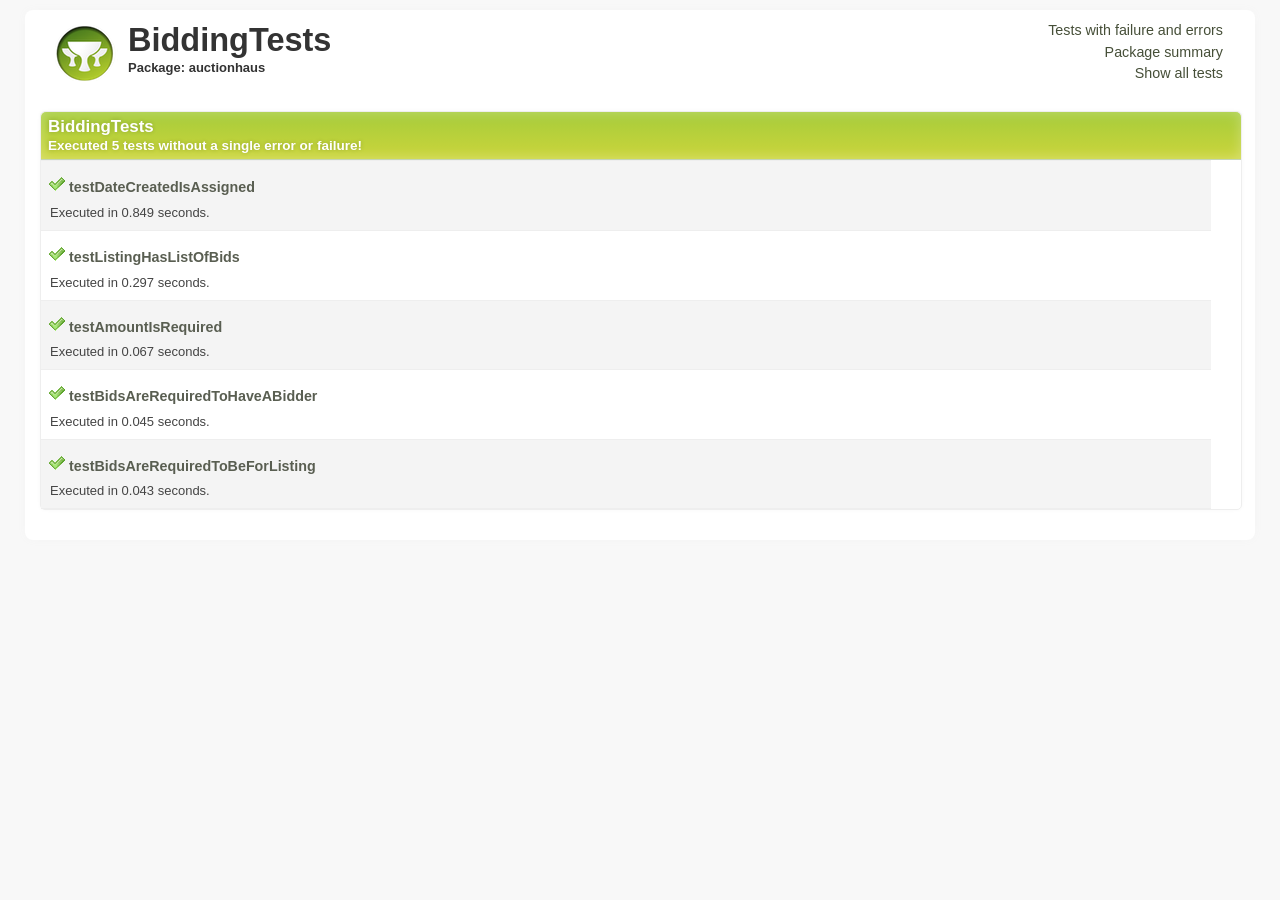
<file: target/test-reports/html/auctionhaus/4_BiddingTests.html>
<!DOCTYPE html><html xmlns:lxslt="http://xml.apache.org/xslt" xmlns:stringutils="xalan://org.apache.tools.ant.util.StringUtils">
<head>
<META http-equiv="Content-Type" content="text/html; charset=utf-8">
<title>
                    Test - BiddingTests</title>
<link rel="shortcut icon" href="http://grails.org/images/favicon.ico" type="image/x-icon">
<link rel="stylesheet" type="text/css" title="Style" href="../stylesheet.css">
</head>
<body>
<div class="container container_8" id="report">
<div class="grid_6">
<a title="Home" href="../index.html">
<div class="grailslogo"></div>
</a>
<h1>BiddingTests</h1>
<h2>Package: auctionhaus</h2>
</div>
<div class="grid_2">
<nav id="navigationlinks">
<p>
<a href="../failed.html">
                    Tests with failure and errors
                </a>
</p>
<p>
<a href="../index.html">
                    Package summary
                </a>
</p>
<p>
<a href="../all.html">
                    Show all tests
                </a>
</p>
</nav>
</div>
<div class="clear"></div>
<div class="testsuite success">
<div class="header">
<h2>BiddingTests</h2>
<h3>
                        Executed
                        5
                        tests
                    
                        without a single error or failure!
                    </h3>
</div>
<div class="testcase clearfix success grid_8 alpha omega" data-name="testDateCreatedIsAssigned">
<div class="grid_3 alpha">
<p>
<span class="icon success"></span><b class="testname message success">testDateCreatedIsAssigned</b>
</p>
<p class="summary">Executed in 0.849 seconds.</p>
</div>
<div class="grid_5 omega outputinfo"></div>
<div class="clear"></div>
</div>
<div class="testcase clearfix success grid_8 alpha omega" data-name="testListingHasListOfBids">
<div class="grid_3 alpha">
<p>
<span class="icon success"></span><b class="testname message success">testListingHasListOfBids</b>
</p>
<p class="summary">Executed in 0.297 seconds.</p>
</div>
<div class="grid_5 omega outputinfo"></div>
<div class="clear"></div>
</div>
<div class="testcase clearfix success grid_8 alpha omega" data-name="testAmountIsRequired">
<div class="grid_3 alpha">
<p>
<span class="icon success"></span><b class="testname message success">testAmountIsRequired</b>
</p>
<p class="summary">Executed in 0.067 seconds.</p>
</div>
<div class="grid_5 omega outputinfo"></div>
<div class="clear"></div>
</div>
<div class="testcase clearfix success grid_8 alpha omega" data-name="testBidsAreRequiredToHaveABidder">
<div class="grid_3 alpha">
<p>
<span class="icon success"></span><b class="testname message success">testBidsAreRequiredToHaveABidder</b>
</p>
<p class="summary">Executed in 0.045 seconds.</p>
</div>
<div class="grid_5 omega outputinfo"></div>
<div class="clear"></div>
</div>
<div class="testcase clearfix success grid_8 alpha omega" data-name="testBidsAreRequiredToBeForListing">
<div class="grid_3 alpha">
<p>
<span class="icon success"></span><b class="testname message success">testBidsAreRequiredToBeForListing</b>
</p>
<p class="summary">Executed in 0.043 seconds.</p>
</div>
<div class="grid_5 omega outputinfo"></div>
<div class="clear"></div>
</div>
<div class="clearfix output footer">
<div class="sysout">
<h2>Standard output</h2>
<pre class="stdout">--Output from testDateCreatedIsAssigned--
--Output from testListingHasListOfBids--
--Output from testAmountIsRequired--
--Output from testBidsAreRequiredToHaveABidder--
--Output from testBidsAreRequiredToBeForListing--
</pre>
</div>
<div class="syserr">
<h2>System error</h2>
<pre class="syserr">--Output from testDateCreatedIsAssigned--
--Output from testListingHasListOfBids--
--Output from testAmountIsRequired--
--Output from testBidsAreRequiredToHaveABidder--
--Output from testBidsAreRequiredToBeForListing--
</pre>
</div>
</div>
<div class="clear"></div>
</div>
<div class="clear"></div>
</div>
<!--
            Parses JUnit output and associates it with the corresponding test case
        -->
<script language="javascript">


/**
 * The JUnit report format is incredibly stuipd in the
 * sense that it accumulates output from all test methods
 * into a single xml node.
 */
(function() {

    var outputElements = findOutputElements();
    for (var i in outputElements) {
        var outputElement = outputElements[i];
        var textOutput = outputElement.element.firstChild.nodeValue;
        var header = outputElement.getHeader();
        appendTestMethodOutput(textOutput, header);
    }

    function findOutputElements() {
        var outputElements = [];
        var preElements = document.getElementsByTagName("pre");
        for (var i in preElements) {
            var preElement = preElements[i];
            var className = preElement.className || "";
            if (className.indexOf("stdout") >= 0) {
                var outputElement = new OutputElement(preElement, "output");
                outputElements.push(outputElement);
            } else if (className.indexOf("syserr") >= 0) {
                var outputElement = new OutputElement(preElement, "error");
                outputElements.push(outputElement);
            }
        }

        return outputElements;
    }

    function OutputElement(element, type) {
        this.element = element;
        this.type = type;

        this.getHeader = function() {
            if (type === "output") {
                return "System output";
            } else if ("error") {
                return "System error";
            }
        }
    }

    function appendTestMethodOutput(text, header) {
        var testOutput = new TestMethodOutput(header);

        var lines = text.split(/\r\n|\r|\n/);
        for (var i in lines) {
            var line = lines[i];
            var matches = line.match(/^--Output from (.*)--$/);
            if (matches !== null && matches.length == 2) {
                testOutput.flushToDom();
                testOutput.testName = matches[1];
            } else {
                testOutput.addLine(line);
            }
        }

        testOutput.flushToDom();
    }

    function TestMethodOutput(header) {
        this.header = header;
        this.testName = undefined;
        this.buffer = "";

        this.addLine = function(line) {
            this.buffer += line + "\n";
        }

        this.flushToDom = function() {
            if (this.testName !== undefined) {
                var domNode = getTestcaseElementByName(this.testName);
                if (domNode !== undefined && trimString(this.buffer).length > 0) {
                    this.appendTo(domNode);
                }

                this.reset();
            }
        }

        this.appendTo = function(domNode) {
            var node = document.createElement("div");
            node.innerHTML = '<p><b class="message">' + header + '</b></p>';

            var preNode = document.createElement("pre");
            preNode.appendChild(document.createTextNode(this.buffer));
            node.appendChild(preNode);

            var outputContainer = findElementByTagClassAndParent("div", "outputinfo", domNode);
            outputContainer.appendChild(node);
        }

        this.reset = function() {
            this.methodName = undefined;
            this.buffer = "";
        }
    }

    function getTestcaseElementByName(name) {
        var divElements = document.getElementsByTagName("div");
        var elementCount = divElements.length;
        for (var i=0; i<elementCount; i++) {
            var el = divElements[i];
            if (el.getAttribute("data-name") === name) {
                return el;
            }
        }
    }

    function findElementByTagClassAndParent(tagName, className, parentNode) {
        var elements = parentNode.getElementsByTagName(tagName);
        for (var i in elements) {
            var element = elements[i];

            // Not 100% correct, but good enough here
            if (element.className !== undefined && element.className.indexOf(className) >= 0) {
                return element;
            }
        }
    }

    function trimString(str) {
        return str.replace(/^\s\s*/, '').replace(/\s\s*$/, '');
    }

})();

        </script>
</body>
</html>
</file>
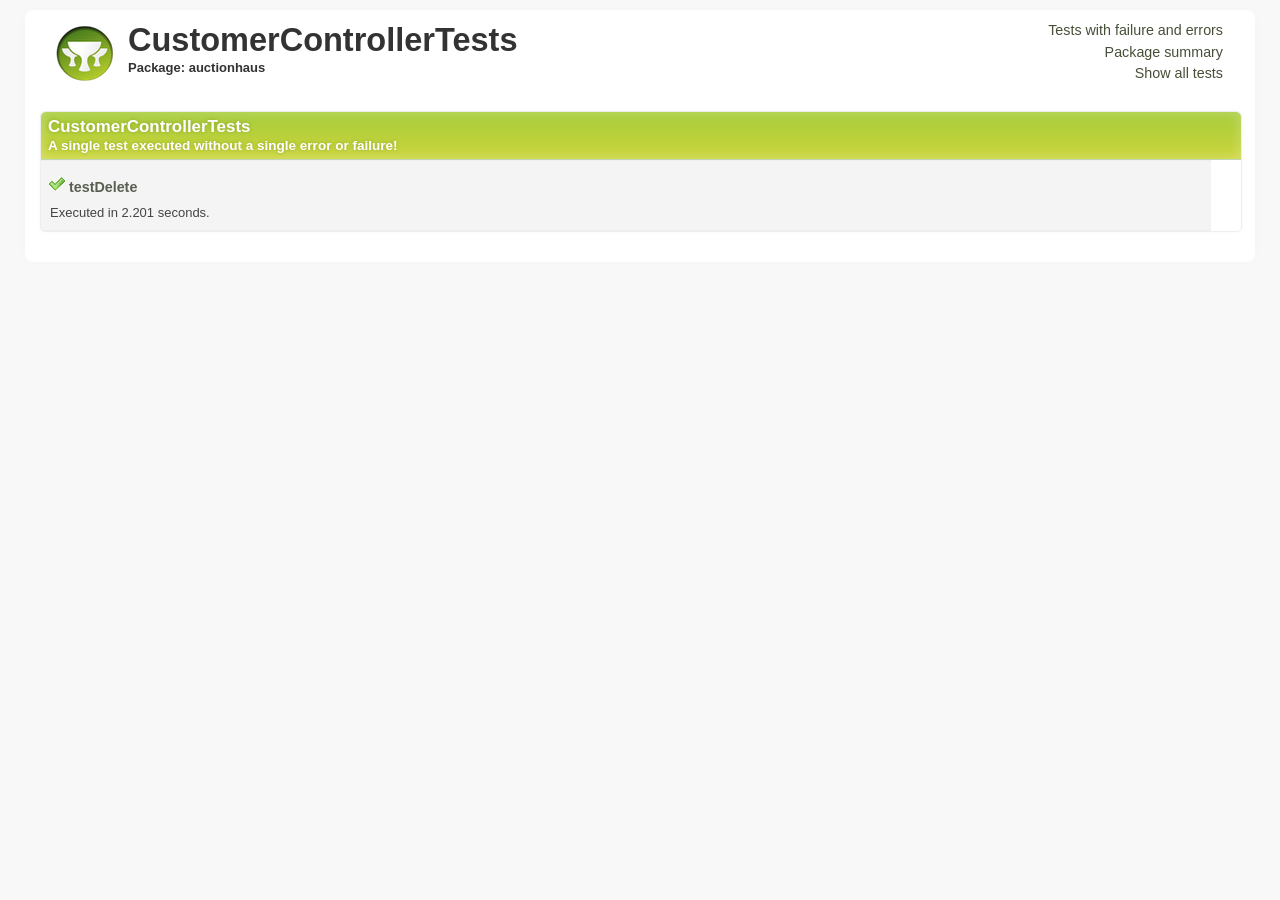
<file: target/test-reports/html/auctionhaus/5_CustomerControllerTests.html>
<!DOCTYPE html><html xmlns:lxslt="http://xml.apache.org/xslt" xmlns:stringutils="xalan://org.apache.tools.ant.util.StringUtils">
<head>
<META http-equiv="Content-Type" content="text/html; charset=utf-8">
<title>
                    Test - CustomerControllerTests</title>
<link rel="shortcut icon" href="http://grails.org/images/favicon.ico" type="image/x-icon">
<link rel="stylesheet" type="text/css" title="Style" href="../stylesheet.css">
</head>
<body>
<div class="container container_8" id="report">
<div class="grid_6">
<a title="Home" href="../index.html">
<div class="grailslogo"></div>
</a>
<h1>CustomerControllerTests</h1>
<h2>Package: auctionhaus</h2>
</div>
<div class="grid_2">
<nav id="navigationlinks">
<p>
<a href="../failed.html">
                    Tests with failure and errors
                </a>
</p>
<p>
<a href="../index.html">
                    Package summary
                </a>
</p>
<p>
<a href="../all.html">
                    Show all tests
                </a>
</p>
</nav>
</div>
<div class="clear"></div>
<div class="testsuite success">
<div class="header">
<h2>CustomerControllerTests</h2>
<h3>
                        A single test executed
                    
                        without a single error or failure!
                    </h3>
</div>
<div class="testcase clearfix success grid_8 alpha omega" data-name="testDelete">
<div class="grid_3 alpha">
<p>
<span class="icon success"></span><b class="testname message success">testDelete</b>
</p>
<p class="summary">Executed in 2.201 seconds.</p>
</div>
<div class="grid_5 omega outputinfo"></div>
<div class="clear"></div>
</div>
<div class="clearfix output footer">
<div class="sysout">
<h2>Standard output</h2>
<pre class="stdout">--Output from testDelete--
</pre>
</div>
<div class="syserr">
<h2>System error</h2>
<pre class="syserr">--Output from testDelete--
</pre>
</div>
</div>
<div class="clear"></div>
</div>
<div class="clear"></div>
</div>
<!--
            Parses JUnit output and associates it with the corresponding test case
        -->
<script language="javascript">


/**
 * The JUnit report format is incredibly stuipd in the
 * sense that it accumulates output from all test methods
 * into a single xml node.
 */
(function() {

    var outputElements = findOutputElements();
    for (var i in outputElements) {
        var outputElement = outputElements[i];
        var textOutput = outputElement.element.firstChild.nodeValue;
        var header = outputElement.getHeader();
        appendTestMethodOutput(textOutput, header);
    }

    function findOutputElements() {
        var outputElements = [];
        var preElements = document.getElementsByTagName("pre");
        for (var i in preElements) {
            var preElement = preElements[i];
            var className = preElement.className || "";
            if (className.indexOf("stdout") >= 0) {
                var outputElement = new OutputElement(preElement, "output");
                outputElements.push(outputElement);
            } else if (className.indexOf("syserr") >= 0) {
                var outputElement = new OutputElement(preElement, "error");
                outputElements.push(outputElement);
            }
        }

        return outputElements;
    }

    function OutputElement(element, type) {
        this.element = element;
        this.type = type;

        this.getHeader = function() {
            if (type === "output") {
                return "System output";
            } else if ("error") {
                return "System error";
            }
        }
    }

    function appendTestMethodOutput(text, header) {
        var testOutput = new TestMethodOutput(header);

        var lines = text.split(/\r\n|\r|\n/);
        for (var i in lines) {
            var line = lines[i];
            var matches = line.match(/^--Output from (.*)--$/);
            if (matches !== null && matches.length == 2) {
                testOutput.flushToDom();
                testOutput.testName = matches[1];
            } else {
                testOutput.addLine(line);
            }
        }

        testOutput.flushToDom();
    }

    function TestMethodOutput(header) {
        this.header = header;
        this.testName = undefined;
        this.buffer = "";

        this.addLine = function(line) {
            this.buffer += line + "\n";
        }

        this.flushToDom = function() {
            if (this.testName !== undefined) {
                var domNode = getTestcaseElementByName(this.testName);
                if (domNode !== undefined && trimString(this.buffer).length > 0) {
                    this.appendTo(domNode);
                }

                this.reset();
            }
        }

        this.appendTo = function(domNode) {
            var node = document.createElement("div");
            node.innerHTML = '<p><b class="message">' + header + '</b></p>';

            var preNode = document.createElement("pre");
            preNode.appendChild(document.createTextNode(this.buffer));
            node.appendChild(preNode);

            var outputContainer = findElementByTagClassAndParent("div", "outputinfo", domNode);
            outputContainer.appendChild(node);
        }

        this.reset = function() {
            this.methodName = undefined;
            this.buffer = "";
        }
    }

    function getTestcaseElementByName(name) {
        var divElements = document.getElementsByTagName("div");
        var elementCount = divElements.length;
        for (var i=0; i<elementCount; i++) {
            var el = divElements[i];
            if (el.getAttribute("data-name") === name) {
                return el;
            }
        }
    }

    function findElementByTagClassAndParent(tagName, className, parentNode) {
        var elements = parentNode.getElementsByTagName(tagName);
        for (var i in elements) {
            var element = elements[i];

            // Not 100% correct, but good enough here
            if (element.className !== undefined && element.className.indexOf(className) >= 0) {
                return element;
            }
        }
    }

    function trimString(str) {
        return str.replace(/^\s\s*/, '').replace(/\s\s*$/, '');
    }

})();

        </script>
</body>
</html>
</file>
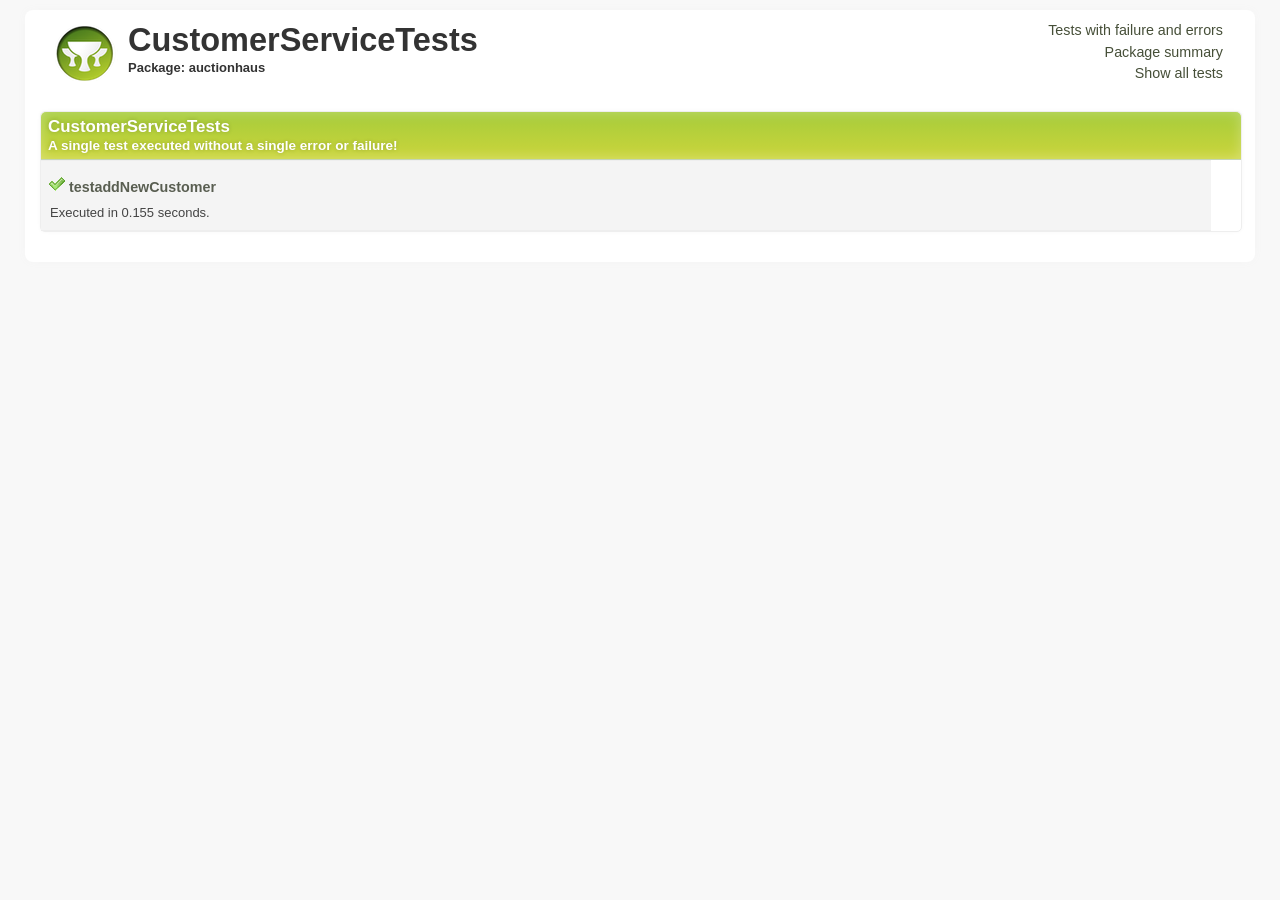
<file: target/test-reports/html/auctionhaus/6_CustomerServiceTests.html>
<!DOCTYPE html><html xmlns:lxslt="http://xml.apache.org/xslt" xmlns:stringutils="xalan://org.apache.tools.ant.util.StringUtils">
<head>
<META http-equiv="Content-Type" content="text/html; charset=utf-8">
<title>
                    Test - CustomerServiceTests</title>
<link rel="shortcut icon" href="http://grails.org/images/favicon.ico" type="image/x-icon">
<link rel="stylesheet" type="text/css" title="Style" href="../stylesheet.css">
</head>
<body>
<div class="container container_8" id="report">
<div class="grid_6">
<a title="Home" href="../index.html">
<div class="grailslogo"></div>
</a>
<h1>CustomerServiceTests</h1>
<h2>Package: auctionhaus</h2>
</div>
<div class="grid_2">
<nav id="navigationlinks">
<p>
<a href="../failed.html">
                    Tests with failure and errors
                </a>
</p>
<p>
<a href="../index.html">
                    Package summary
                </a>
</p>
<p>
<a href="../all.html">
                    Show all tests
                </a>
</p>
</nav>
</div>
<div class="clear"></div>
<div class="testsuite success">
<div class="header">
<h2>CustomerServiceTests</h2>
<h3>
                        A single test executed
                    
                        without a single error or failure!
                    </h3>
</div>
<div class="testcase clearfix success grid_8 alpha omega" data-name="testaddNewCustomer">
<div class="grid_3 alpha">
<p>
<span class="icon success"></span><b class="testname message success">testaddNewCustomer</b>
</p>
<p class="summary">Executed in 0.155 seconds.</p>
</div>
<div class="grid_5 omega outputinfo"></div>
<div class="clear"></div>
</div>
<div class="clearfix output footer">
<div class="sysout">
<h2>Standard output</h2>
<pre class="stdout">--Output from testaddNewCustomer--
</pre>
</div>
<div class="syserr">
<h2>System error</h2>
<pre class="syserr">--Output from testaddNewCustomer--
</pre>
</div>
</div>
<div class="clear"></div>
</div>
<div class="clear"></div>
</div>
<!--
            Parses JUnit output and associates it with the corresponding test case
        -->
<script language="javascript">


/**
 * The JUnit report format is incredibly stuipd in the
 * sense that it accumulates output from all test methods
 * into a single xml node.
 */
(function() {

    var outputElements = findOutputElements();
    for (var i in outputElements) {
        var outputElement = outputElements[i];
        var textOutput = outputElement.element.firstChild.nodeValue;
        var header = outputElement.getHeader();
        appendTestMethodOutput(textOutput, header);
    }

    function findOutputElements() {
        var outputElements = [];
        var preElements = document.getElementsByTagName("pre");
        for (var i in preElements) {
            var preElement = preElements[i];
            var className = preElement.className || "";
            if (className.indexOf("stdout") >= 0) {
                var outputElement = new OutputElement(preElement, "output");
                outputElements.push(outputElement);
            } else if (className.indexOf("syserr") >= 0) {
                var outputElement = new OutputElement(preElement, "error");
                outputElements.push(outputElement);
            }
        }

        return outputElements;
    }

    function OutputElement(element, type) {
        this.element = element;
        this.type = type;

        this.getHeader = function() {
            if (type === "output") {
                return "System output";
            } else if ("error") {
                return "System error";
            }
        }
    }

    function appendTestMethodOutput(text, header) {
        var testOutput = new TestMethodOutput(header);

        var lines = text.split(/\r\n|\r|\n/);
        for (var i in lines) {
            var line = lines[i];
            var matches = line.match(/^--Output from (.*)--$/);
            if (matches !== null && matches.length == 2) {
                testOutput.flushToDom();
                testOutput.testName = matches[1];
            } else {
                testOutput.addLine(line);
            }
        }

        testOutput.flushToDom();
    }

    function TestMethodOutput(header) {
        this.header = header;
        this.testName = undefined;
        this.buffer = "";

        this.addLine = function(line) {
            this.buffer += line + "\n";
        }

        this.flushToDom = function() {
            if (this.testName !== undefined) {
                var domNode = getTestcaseElementByName(this.testName);
                if (domNode !== undefined && trimString(this.buffer).length > 0) {
                    this.appendTo(domNode);
                }

                this.reset();
            }
        }

        this.appendTo = function(domNode) {
            var node = document.createElement("div");
            node.innerHTML = '<p><b class="message">' + header + '</b></p>';

            var preNode = document.createElement("pre");
            preNode.appendChild(document.createTextNode(this.buffer));
            node.appendChild(preNode);

            var outputContainer = findElementByTagClassAndParent("div", "outputinfo", domNode);
            outputContainer.appendChild(node);
        }

        this.reset = function() {
            this.methodName = undefined;
            this.buffer = "";
        }
    }

    function getTestcaseElementByName(name) {
        var divElements = document.getElementsByTagName("div");
        var elementCount = divElements.length;
        for (var i=0; i<elementCount; i++) {
            var el = divElements[i];
            if (el.getAttribute("data-name") === name) {
                return el;
            }
        }
    }

    function findElementByTagClassAndParent(tagName, className, parentNode) {
        var elements = parentNode.getElementsByTagName(tagName);
        for (var i in elements) {
            var element = elements[i];

            // Not 100% correct, but good enough here
            if (element.className !== undefined && element.className.indexOf(className) >= 0) {
                return element;
            }
        }
    }

    function trimString(str) {
        return str.replace(/^\s\s*/, '').replace(/\s\s*$/, '');
    }

})();

        </script>
</body>
</html>
</file>
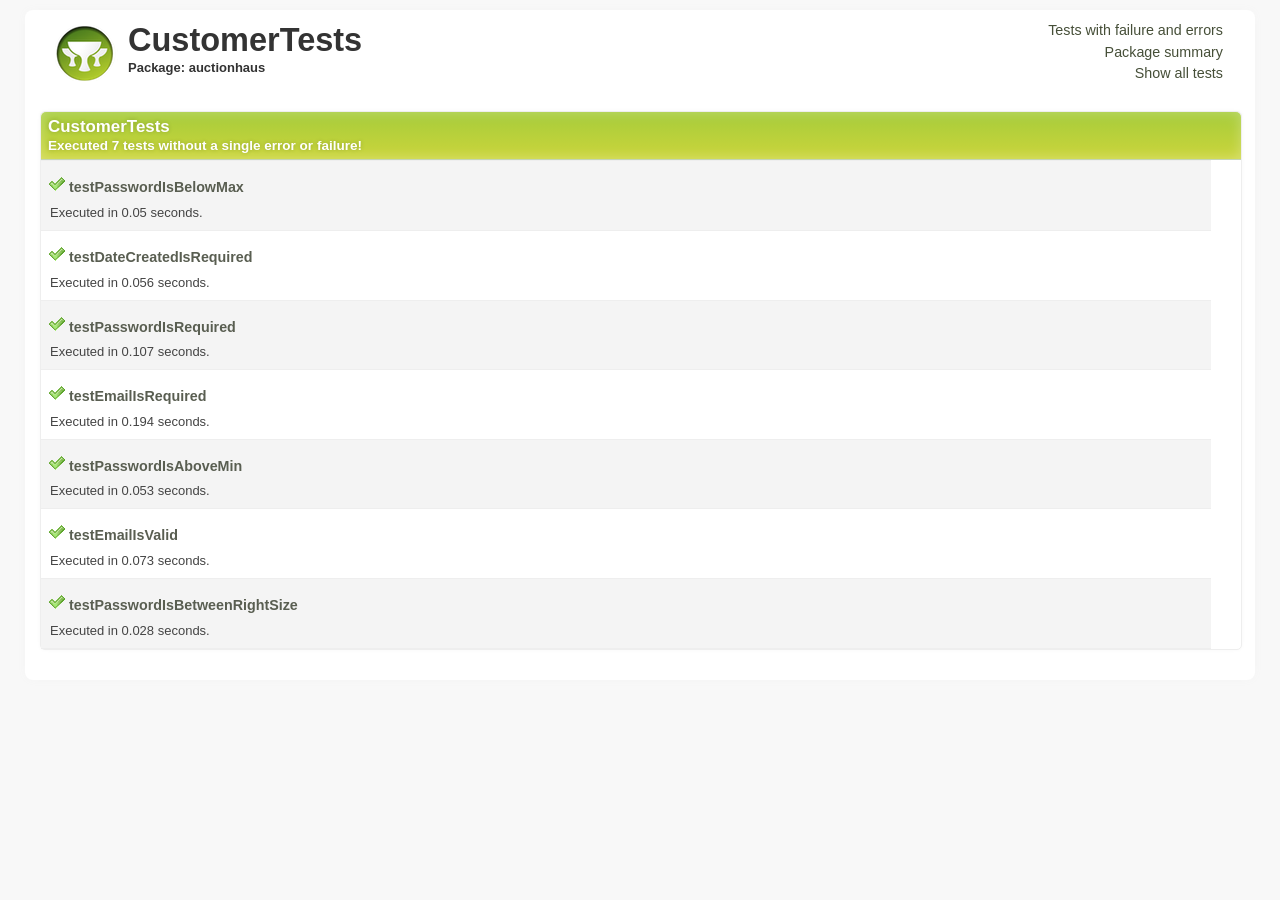
<file: target/test-reports/html/auctionhaus/7_CustomerTests.html>
<!DOCTYPE html><html xmlns:lxslt="http://xml.apache.org/xslt" xmlns:stringutils="xalan://org.apache.tools.ant.util.StringUtils">
<head>
<META http-equiv="Content-Type" content="text/html; charset=utf-8">
<title>
                    Test - CustomerTests</title>
<link rel="shortcut icon" href="http://grails.org/images/favicon.ico" type="image/x-icon">
<link rel="stylesheet" type="text/css" title="Style" href="../stylesheet.css">
</head>
<body>
<div class="container container_8" id="report">
<div class="grid_6">
<a title="Home" href="../index.html">
<div class="grailslogo"></div>
</a>
<h1>CustomerTests</h1>
<h2>Package: auctionhaus</h2>
</div>
<div class="grid_2">
<nav id="navigationlinks">
<p>
<a href="../failed.html">
                    Tests with failure and errors
                </a>
</p>
<p>
<a href="../index.html">
                    Package summary
                </a>
</p>
<p>
<a href="../all.html">
                    Show all tests
                </a>
</p>
</nav>
</div>
<div class="clear"></div>
<div class="testsuite success">
<div class="header">
<h2>CustomerTests</h2>
<h3>
                        Executed
                        7
                        tests
                    
                        without a single error or failure!
                    </h3>
</div>
<div class="testcase clearfix success grid_8 alpha omega" data-name="testPasswordIsBelowMax">
<div class="grid_3 alpha">
<p>
<span class="icon success"></span><b class="testname message success">testPasswordIsBelowMax</b>
</p>
<p class="summary">Executed in 0.05 seconds.</p>
</div>
<div class="grid_5 omega outputinfo"></div>
<div class="clear"></div>
</div>
<div class="testcase clearfix success grid_8 alpha omega" data-name="testDateCreatedIsRequired">
<div class="grid_3 alpha">
<p>
<span class="icon success"></span><b class="testname message success">testDateCreatedIsRequired</b>
</p>
<p class="summary">Executed in 0.056 seconds.</p>
</div>
<div class="grid_5 omega outputinfo"></div>
<div class="clear"></div>
</div>
<div class="testcase clearfix success grid_8 alpha omega" data-name="testPasswordIsRequired">
<div class="grid_3 alpha">
<p>
<span class="icon success"></span><b class="testname message success">testPasswordIsRequired</b>
</p>
<p class="summary">Executed in 0.107 seconds.</p>
</div>
<div class="grid_5 omega outputinfo"></div>
<div class="clear"></div>
</div>
<div class="testcase clearfix success grid_8 alpha omega" data-name="testEmailIsRequired">
<div class="grid_3 alpha">
<p>
<span class="icon success"></span><b class="testname message success">testEmailIsRequired</b>
</p>
<p class="summary">Executed in 0.194 seconds.</p>
</div>
<div class="grid_5 omega outputinfo"></div>
<div class="clear"></div>
</div>
<div class="testcase clearfix success grid_8 alpha omega" data-name="testPasswordIsAboveMin">
<div class="grid_3 alpha">
<p>
<span class="icon success"></span><b class="testname message success">testPasswordIsAboveMin</b>
</p>
<p class="summary">Executed in 0.053 seconds.</p>
</div>
<div class="grid_5 omega outputinfo"></div>
<div class="clear"></div>
</div>
<div class="testcase clearfix success grid_8 alpha omega" data-name="testEmailIsValid">
<div class="grid_3 alpha">
<p>
<span class="icon success"></span><b class="testname message success">testEmailIsValid</b>
</p>
<p class="summary">Executed in 0.073 seconds.</p>
</div>
<div class="grid_5 omega outputinfo"></div>
<div class="clear"></div>
</div>
<div class="testcase clearfix success grid_8 alpha omega" data-name="testPasswordIsBetweenRightSize">
<div class="grid_3 alpha">
<p>
<span class="icon success"></span><b class="testname message success">testPasswordIsBetweenRightSize</b>
</p>
<p class="summary">Executed in 0.028 seconds.</p>
</div>
<div class="grid_5 omega outputinfo"></div>
<div class="clear"></div>
</div>
<div class="clearfix output footer">
<div class="sysout">
<h2>Standard output</h2>
<pre class="stdout">--Output from testPasswordIsBelowMax--
--Output from testDateCreatedIsRequired--
--Output from testPasswordIsRequired--
--Output from testEmailIsRequired--
--Output from testPasswordIsAboveMin--
--Output from testEmailIsValid--
--Output from testPasswordIsBetweenRightSize--
</pre>
</div>
<div class="syserr">
<h2>System error</h2>
<pre class="syserr">--Output from testPasswordIsBelowMax--
--Output from testDateCreatedIsRequired--
--Output from testPasswordIsRequired--
--Output from testEmailIsRequired--
--Output from testPasswordIsAboveMin--
--Output from testEmailIsValid--
--Output from testPasswordIsBetweenRightSize--
</pre>
</div>
</div>
<div class="clear"></div>
</div>
<div class="clear"></div>
</div>
<!--
            Parses JUnit output and associates it with the corresponding test case
        -->
<script language="javascript">


/**
 * The JUnit report format is incredibly stuipd in the
 * sense that it accumulates output from all test methods
 * into a single xml node.
 */
(function() {

    var outputElements = findOutputElements();
    for (var i in outputElements) {
        var outputElement = outputElements[i];
        var textOutput = outputElement.element.firstChild.nodeValue;
        var header = outputElement.getHeader();
        appendTestMethodOutput(textOutput, header);
    }

    function findOutputElements() {
        var outputElements = [];
        var preElements = document.getElementsByTagName("pre");
        for (var i in preElements) {
            var preElement = preElements[i];
            var className = preElement.className || "";
            if (className.indexOf("stdout") >= 0) {
                var outputElement = new OutputElement(preElement, "output");
                outputElements.push(outputElement);
            } else if (className.indexOf("syserr") >= 0) {
                var outputElement = new OutputElement(preElement, "error");
                outputElements.push(outputElement);
            }
        }

        return outputElements;
    }

    function OutputElement(element, type) {
        this.element = element;
        this.type = type;

        this.getHeader = function() {
            if (type === "output") {
                return "System output";
            } else if ("error") {
                return "System error";
            }
        }
    }

    function appendTestMethodOutput(text, header) {
        var testOutput = new TestMethodOutput(header);

        var lines = text.split(/\r\n|\r|\n/);
        for (var i in lines) {
            var line = lines[i];
            var matches = line.match(/^--Output from (.*)--$/);
            if (matches !== null && matches.length == 2) {
                testOutput.flushToDom();
                testOutput.testName = matches[1];
            } else {
                testOutput.addLine(line);
            }
        }

        testOutput.flushToDom();
    }

    function TestMethodOutput(header) {
        this.header = header;
        this.testName = undefined;
        this.buffer = "";

        this.addLine = function(line) {
            this.buffer += line + "\n";
        }

        this.flushToDom = function() {
            if (this.testName !== undefined) {
                var domNode = getTestcaseElementByName(this.testName);
                if (domNode !== undefined && trimString(this.buffer).length > 0) {
                    this.appendTo(domNode);
                }

                this.reset();
            }
        }

        this.appendTo = function(domNode) {
            var node = document.createElement("div");
            node.innerHTML = '<p><b class="message">' + header + '</b></p>';

            var preNode = document.createElement("pre");
            preNode.appendChild(document.createTextNode(this.buffer));
            node.appendChild(preNode);

            var outputContainer = findElementByTagClassAndParent("div", "outputinfo", domNode);
            outputContainer.appendChild(node);
        }

        this.reset = function() {
            this.methodName = undefined;
            this.buffer = "";
        }
    }

    function getTestcaseElementByName(name) {
        var divElements = document.getElementsByTagName("div");
        var elementCount = divElements.length;
        for (var i=0; i<elementCount; i++) {
            var el = divElements[i];
            if (el.getAttribute("data-name") === name) {
                return el;
            }
        }
    }

    function findElementByTagClassAndParent(tagName, className, parentNode) {
        var elements = parentNode.getElementsByTagName(tagName);
        for (var i in elements) {
            var element = elements[i];

            // Not 100% correct, but good enough here
            if (element.className !== undefined && element.className.indexOf(className) >= 0) {
                return element;
            }
        }
    }

    function trimString(str) {
        return str.replace(/^\s\s*/, '').replace(/\s\s*$/, '');
    }

})();

        </script>
</body>
</html>
</file>
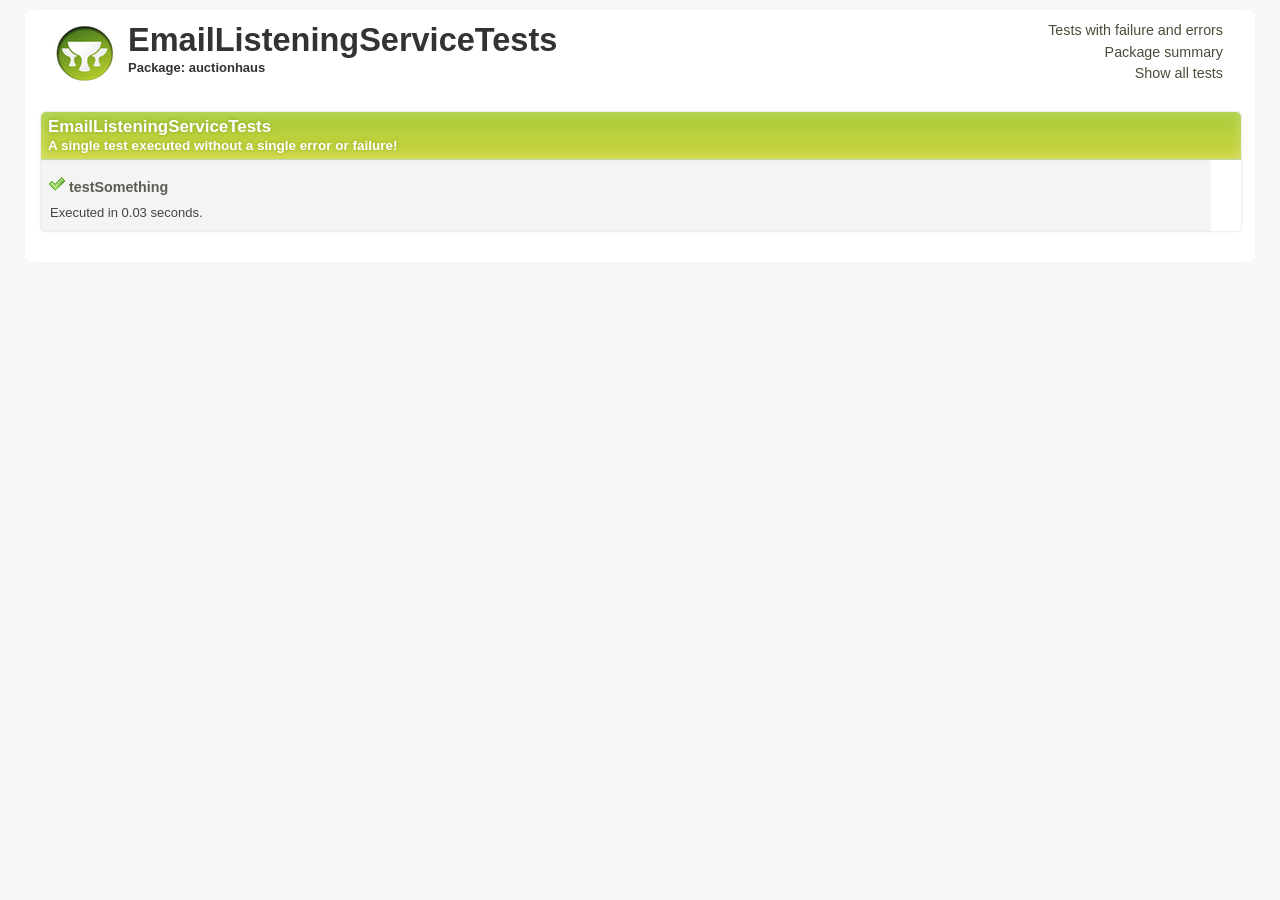
<file: target/test-reports/html/auctionhaus/8_EmailListeningServiceTests.html>
<!DOCTYPE html><html xmlns:lxslt="http://xml.apache.org/xslt" xmlns:stringutils="xalan://org.apache.tools.ant.util.StringUtils">
<head>
<META http-equiv="Content-Type" content="text/html; charset=utf-8">
<title>
                    Test - EmailListeningServiceTests</title>
<link rel="shortcut icon" href="http://grails.org/images/favicon.ico" type="image/x-icon">
<link rel="stylesheet" type="text/css" title="Style" href="../stylesheet.css">
</head>
<body>
<div class="container container_8" id="report">
<div class="grid_6">
<a title="Home" href="../index.html">
<div class="grailslogo"></div>
</a>
<h1>EmailListeningServiceTests</h1>
<h2>Package: auctionhaus</h2>
</div>
<div class="grid_2">
<nav id="navigationlinks">
<p>
<a href="../failed.html">
                    Tests with failure and errors
                </a>
</p>
<p>
<a href="../index.html">
                    Package summary
                </a>
</p>
<p>
<a href="../all.html">
                    Show all tests
                </a>
</p>
</nav>
</div>
<div class="clear"></div>
<div class="testsuite success">
<div class="header">
<h2>EmailListeningServiceTests</h2>
<h3>
                        A single test executed
                    
                        without a single error or failure!
                    </h3>
</div>
<div class="testcase clearfix success grid_8 alpha omega" data-name="testSomething">
<div class="grid_3 alpha">
<p>
<span class="icon success"></span><b class="testname message success">testSomething</b>
</p>
<p class="summary">Executed in 0.03 seconds.</p>
</div>
<div class="grid_5 omega outputinfo"></div>
<div class="clear"></div>
</div>
<div class="clearfix output footer">
<div class="sysout">
<h2>Standard output</h2>
<pre class="stdout">--Output from testSomething--
</pre>
</div>
<div class="syserr">
<h2>System error</h2>
<pre class="syserr">--Output from testSomething--
</pre>
</div>
</div>
<div class="clear"></div>
</div>
<div class="clear"></div>
</div>
<!--
            Parses JUnit output and associates it with the corresponding test case
        -->
<script language="javascript">


/**
 * The JUnit report format is incredibly stuipd in the
 * sense that it accumulates output from all test methods
 * into a single xml node.
 */
(function() {

    var outputElements = findOutputElements();
    for (var i in outputElements) {
        var outputElement = outputElements[i];
        var textOutput = outputElement.element.firstChild.nodeValue;
        var header = outputElement.getHeader();
        appendTestMethodOutput(textOutput, header);
    }

    function findOutputElements() {
        var outputElements = [];
        var preElements = document.getElementsByTagName("pre");
        for (var i in preElements) {
            var preElement = preElements[i];
            var className = preElement.className || "";
            if (className.indexOf("stdout") >= 0) {
                var outputElement = new OutputElement(preElement, "output");
                outputElements.push(outputElement);
            } else if (className.indexOf("syserr") >= 0) {
                var outputElement = new OutputElement(preElement, "error");
                outputElements.push(outputElement);
            }
        }

        return outputElements;
    }

    function OutputElement(element, type) {
        this.element = element;
        this.type = type;

        this.getHeader = function() {
            if (type === "output") {
                return "System output";
            } else if ("error") {
                return "System error";
            }
        }
    }

    function appendTestMethodOutput(text, header) {
        var testOutput = new TestMethodOutput(header);

        var lines = text.split(/\r\n|\r|\n/);
        for (var i in lines) {
            var line = lines[i];
            var matches = line.match(/^--Output from (.*)--$/);
            if (matches !== null && matches.length == 2) {
                testOutput.flushToDom();
                testOutput.testName = matches[1];
            } else {
                testOutput.addLine(line);
            }
        }

        testOutput.flushToDom();
    }

    function TestMethodOutput(header) {
        this.header = header;
        this.testName = undefined;
        this.buffer = "";

        this.addLine = function(line) {
            this.buffer += line + "\n";
        }

        this.flushToDom = function() {
            if (this.testName !== undefined) {
                var domNode = getTestcaseElementByName(this.testName);
                if (domNode !== undefined && trimString(this.buffer).length > 0) {
                    this.appendTo(domNode);
                }

                this.reset();
            }
        }

        this.appendTo = function(domNode) {
            var node = document.createElement("div");
            node.innerHTML = '<p><b class="message">' + header + '</b></p>';

            var preNode = document.createElement("pre");
            preNode.appendChild(document.createTextNode(this.buffer));
            node.appendChild(preNode);

            var outputContainer = findElementByTagClassAndParent("div", "outputinfo", domNode);
            outputContainer.appendChild(node);
        }

        this.reset = function() {
            this.methodName = undefined;
            this.buffer = "";
        }
    }

    function getTestcaseElementByName(name) {
        var divElements = document.getElementsByTagName("div");
        var elementCount = divElements.length;
        for (var i=0; i<elementCount; i++) {
            var el = divElements[i];
            if (el.getAttribute("data-name") === name) {
                return el;
            }
        }
    }

    function findElementByTagClassAndParent(tagName, className, parentNode) {
        var elements = parentNode.getElementsByTagName(tagName);
        for (var i in elements) {
            var element = elements[i];

            // Not 100% correct, but good enough here
            if (element.className !== undefined && element.className.indexOf(className) >= 0) {
                return element;
            }
        }
    }

    function trimString(str) {
        return str.replace(/^\s\s*/, '').replace(/\s\s*$/, '');
    }

})();

        </script>
</body>
</html>
</file>
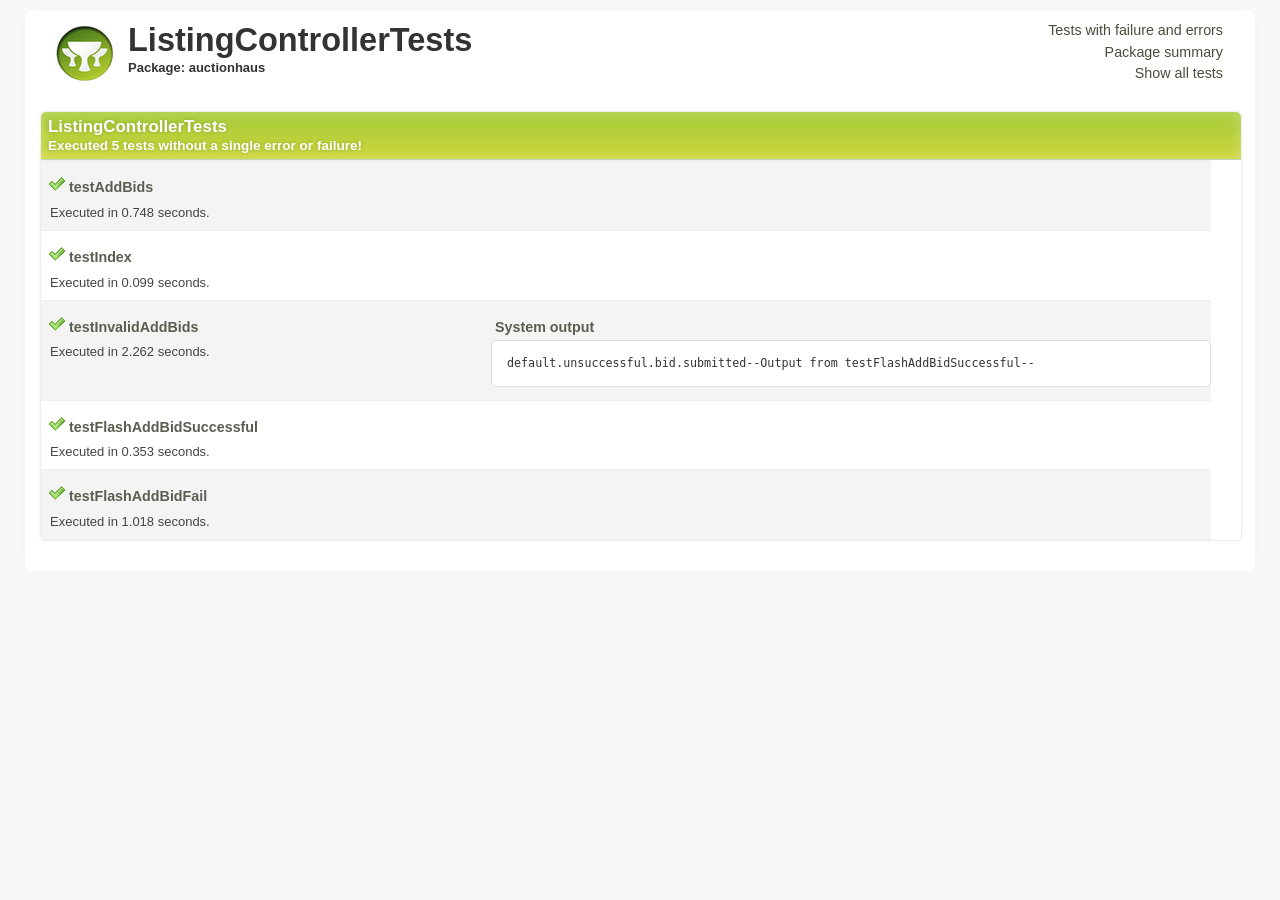
<file: target/test-reports/html/auctionhaus/9_ListingControllerTests.html>
<!DOCTYPE html><html xmlns:lxslt="http://xml.apache.org/xslt" xmlns:stringutils="xalan://org.apache.tools.ant.util.StringUtils">
<head>
<META http-equiv="Content-Type" content="text/html; charset=utf-8">
<title>
                    Test - ListingControllerTests</title>
<link rel="shortcut icon" href="http://grails.org/images/favicon.ico" type="image/x-icon">
<link rel="stylesheet" type="text/css" title="Style" href="../stylesheet.css">
</head>
<body>
<div class="container container_8" id="report">
<div class="grid_6">
<a title="Home" href="../index.html">
<div class="grailslogo"></div>
</a>
<h1>ListingControllerTests</h1>
<h2>Package: auctionhaus</h2>
</div>
<div class="grid_2">
<nav id="navigationlinks">
<p>
<a href="../failed.html">
                    Tests with failure and errors
                </a>
</p>
<p>
<a href="../index.html">
                    Package summary
                </a>
</p>
<p>
<a href="../all.html">
                    Show all tests
                </a>
</p>
</nav>
</div>
<div class="clear"></div>
<div class="testsuite success">
<div class="header">
<h2>ListingControllerTests</h2>
<h3>
                        Executed
                        5
                        tests
                    
                        without a single error or failure!
                    </h3>
</div>
<div class="testcase clearfix success grid_8 alpha omega" data-name="testAddBids">
<div class="grid_3 alpha">
<p>
<span class="icon success"></span><b class="testname message success">testAddBids</b>
</p>
<p class="summary">Executed in 0.748 seconds.</p>
</div>
<div class="grid_5 omega outputinfo"></div>
<div class="clear"></div>
</div>
<div class="testcase clearfix success grid_8 alpha omega" data-name="testIndex">
<div class="grid_3 alpha">
<p>
<span class="icon success"></span><b class="testname message success">testIndex</b>
</p>
<p class="summary">Executed in 0.099 seconds.</p>
</div>
<div class="grid_5 omega outputinfo"></div>
<div class="clear"></div>
</div>
<div class="testcase clearfix success grid_8 alpha omega" data-name="testInvalidAddBids">
<div class="grid_3 alpha">
<p>
<span class="icon success"></span><b class="testname message success">testInvalidAddBids</b>
</p>
<p class="summary">Executed in 2.262 seconds.</p>
</div>
<div class="grid_5 omega outputinfo"></div>
<div class="clear"></div>
</div>
<div class="testcase clearfix success grid_8 alpha omega" data-name="testFlashAddBidSuccessful">
<div class="grid_3 alpha">
<p>
<span class="icon success"></span><b class="testname message success">testFlashAddBidSuccessful</b>
</p>
<p class="summary">Executed in 0.353 seconds.</p>
</div>
<div class="grid_5 omega outputinfo"></div>
<div class="clear"></div>
</div>
<div class="testcase clearfix success grid_8 alpha omega" data-name="testFlashAddBidFail">
<div class="grid_3 alpha">
<p>
<span class="icon success"></span><b class="testname message success">testFlashAddBidFail</b>
</p>
<p class="summary">Executed in 1.018 seconds.</p>
</div>
<div class="grid_5 omega outputinfo"></div>
<div class="clear"></div>
</div>
<div class="clearfix output footer">
<div class="sysout">
<h2>Standard output</h2>
<pre class="stdout">--Output from testAddBids--
--Output from testIndex--
--Output from testInvalidAddBids--
default.unsuccessful.bid.submitted--Output from testFlashAddBidSuccessful--
--Output from testFlashAddBidFail--
</pre>
</div>
<div class="syserr">
<h2>System error</h2>
<pre class="syserr">--Output from testAddBids--
--Output from testIndex--
--Output from testInvalidAddBids--
--Output from testFlashAddBidSuccessful--
--Output from testFlashAddBidFail--
</pre>
</div>
</div>
<div class="clear"></div>
</div>
<div class="clear"></div>
</div>
<!--
            Parses JUnit output and associates it with the corresponding test case
        -->
<script language="javascript">


/**
 * The JUnit report format is incredibly stuipd in the
 * sense that it accumulates output from all test methods
 * into a single xml node.
 */
(function() {

    var outputElements = findOutputElements();
    for (var i in outputElements) {
        var outputElement = outputElements[i];
        var textOutput = outputElement.element.firstChild.nodeValue;
        var header = outputElement.getHeader();
        appendTestMethodOutput(textOutput, header);
    }

    function findOutputElements() {
        var outputElements = [];
        var preElements = document.getElementsByTagName("pre");
        for (var i in preElements) {
            var preElement = preElements[i];
            var className = preElement.className || "";
            if (className.indexOf("stdout") >= 0) {
                var outputElement = new OutputElement(preElement, "output");
                outputElements.push(outputElement);
            } else if (className.indexOf("syserr") >= 0) {
                var outputElement = new OutputElement(preElement, "error");
                outputElements.push(outputElement);
            }
        }

        return outputElements;
    }

    function OutputElement(element, type) {
        this.element = element;
        this.type = type;

        this.getHeader = function() {
            if (type === "output") {
                return "System output";
            } else if ("error") {
                return "System error";
            }
        }
    }

    function appendTestMethodOutput(text, header) {
        var testOutput = new TestMethodOutput(header);

        var lines = text.split(/\r\n|\r|\n/);
        for (var i in lines) {
            var line = lines[i];
            var matches = line.match(/^--Output from (.*)--$/);
            if (matches !== null && matches.length == 2) {
                testOutput.flushToDom();
                testOutput.testName = matches[1];
            } else {
                testOutput.addLine(line);
            }
        }

        testOutput.flushToDom();
    }

    function TestMethodOutput(header) {
        this.header = header;
        this.testName = undefined;
        this.buffer = "";

        this.addLine = function(line) {
            this.buffer += line + "\n";
        }

        this.flushToDom = function() {
            if (this.testName !== undefined) {
                var domNode = getTestcaseElementByName(this.testName);
                if (domNode !== undefined && trimString(this.buffer).length > 0) {
                    this.appendTo(domNode);
                }

                this.reset();
            }
        }

        this.appendTo = function(domNode) {
            var node = document.createElement("div");
            node.innerHTML = '<p><b class="message">' + header + '</b></p>';

            var preNode = document.createElement("pre");
            preNode.appendChild(document.createTextNode(this.buffer));
            node.appendChild(preNode);

            var outputContainer = findElementByTagClassAndParent("div", "outputinfo", domNode);
            outputContainer.appendChild(node);
        }

        this.reset = function() {
            this.methodName = undefined;
            this.buffer = "";
        }
    }

    function getTestcaseElementByName(name) {
        var divElements = document.getElementsByTagName("div");
        var elementCount = divElements.length;
        for (var i=0; i<elementCount; i++) {
            var el = divElements[i];
            if (el.getAttribute("data-name") === name) {
                return el;
            }
        }
    }

    function findElementByTagClassAndParent(tagName, className, parentNode) {
        var elements = parentNode.getElementsByTagName(tagName);
        for (var i in elements) {
            var element = elements[i];

            // Not 100% correct, but good enough here
            if (element.className !== undefined && element.className.indexOf(className) >= 0) {
                return element;
            }
        }
    }

    function trimString(str) {
        return str.replace(/^\s\s*/, '').replace(/\s\s*$/, '');
    }

})();

        </script>
</body>
</html>
</file>
<file: target/test-reports/html/stylesheet.css>
/* html5 boilerplate */
        html, body, div, span, object, iframe,
        h1, h2, h3, h4, h5, h6, p, blockquote, pre,
        abbr, address, cite, code, del, dfn, em, img, ins, kbd, q, samp,
        small, strong, sub, sup, var, b, i, dl, dt, dd, ol, ul, li {
        margin: 0;
        padding: 0;
        border: 0;
        font-size: 100%;
        font: inherit;
        vertical-align: baseline;
        }

        select, input, textarea, button { font:99% sans-serif; }
        pre, code, kbd, samp { font-family: monospace, sans-serif; }

        html { overflow-y: scroll; }
        a:hover, a:active { outline: none; }

        ::-moz-selection{ background: #FF9800; color:#fff; text-shadow: none; }
        ::selection { background: #FF9800; color:#fff; text-shadow: none; }
        a:link { -webkit-tap-highlight-color: #FF9800; }

        h1 { font-size: 2.5em; }
        h1, h2, h3, h4, h5, h6 { font-weight: bold; }
        body, select, input, textarea { color: #333; }

        /* html5 boilerpalte end */

        body {
            color: #333333;
            background-color: #F8F8F8;
            font:13px/1.231 ubuntu, sans-serif; *font-size:small;
        }

        p.intro { font-size: 1.5em; }

        a { color: #1A4491; text-decoration: none; }
        a:hover { }

        pre {
            border-radius: 5px;
            margin-bottom: 8px;
            padding: 15px;
            background-color: #FFFFFF;
            border: 1px solid #DEDEDE;
            font-family: Consolas, Monaco, monospace;
            font-size: 0.9em;
            white-space: pre;
            white-space: pre-wrap;
            word-wrap:
            break-word;
        }

        #report {
            border-radius: 8px;
            box-shadow: 0 0 8px #F5F5F5;

            background-color: white;
            margin: 10px auto;
            padding: 10px 15px;
        }

        /* Navigation links between the various views
        - - - - - - - - - - - - - - - - - - - - - - */
        #navigationlinks { text-align: right; }
        #navigationlinks p { padding: 2px; }
        #navigationlinks a { font-size: 1.1em; color: #464F38; }
        #navigationlinks a:hover { color: #333; }

        /* Test suites
        - - - - - - */

        .testsuite {
            border-radius: 5px;
            box-shadow: 0 0 4px #F8F8F8;

            background-color: F7F7F7;
            background: -moz-linear-gradient(center top , #F7F7F7, #FEFEFE);

            border: 1px solid #EEEEEE;
            margin: 20px 0;
            text-align: left;
            width: 100%;
        }

        .testsuite .header {
            color: white;
            padding: 5px 7px;
            text-shadow: 0 0 4px rgba(0, 0, 0, 0.2);
            font-size: 1.3em;

            border-radius: 5px 5px 0 0;
            box-shadow: 0 0 13px rgba(255, 255, 255, 0.3) inset;
        }

        .testsuite.error .header {
            background-color: #BC2F2F;
            background: -moz-linear-gradient(#BC2F2F, #C96952);
            background: -webkit-linear-gradient(#BC2F2F, #C96952);
            background: linear-gradient(#BC2F2F, #C96952);
            border-bottom: 1px solid #BE5B5B;
        }

        .testsuite.failure .header {
            background-color: #E69814;
            background: -moz-linear-gradient(#FFB75B, #E69814);
            background: -webkit-linear-gradient(#FFB75B, #E69814);
            background: linear-gradient(#FFB75B, #E69814);
            border-bottom: 1px solid #CD912B;
        }

        .testsuite.success .header {
            background-color: #A6CC3B;
            background: -moz-linear-gradient(#A6CC3B, #CBD53B);
            background: -webkit-linear-gradient(#A6CC3B, #CBD53B);
            background: linear-gradient(#A6CC3B, #CBD53B);
            border-bottom: 1px solid #C4D5B6;
        }

        .testsuite .header h2, h3 { margin: 0; padding: 0; }
        .testsuite .header h3 { font-size: 0.8em; }

        .testsuite .name {
            width: 50%;
        }

        .testsuite .time {
            width: 10%;
        }

        .testsuite .testcase {
            padding: 5px 0;
        }

        /* Link to individual test cases
        - - - - - - - - - - - - - - - - - */

        .packagelink {
            border: 1px solid transparent;
            float: left;
            font-size: 1.1em;
            list-style: none outside none;
            padding: 2px 7px 4px 7px;
            margin: 3px;
        }

        .packagelink:hover {
            border-radius: 4px;
            background-color: #f7f7f7;
            border: 1px solid #ddd;
        }

        .packagelink a {
            color: blue;
            text-decoration: none;
            display: inline-block;
        }

        .packagelink.failure a {
            color: #FB6C00 !important;
        }

        .packagelink.error a {
            color: #DD0707 !important;
        }

        .packagelink.success a {
            color: #344804 !important;
        }

        /* force line break for long test names wihtout white-space */
        .message { word-wrap: break-word; }

        .testcase.success .message { color: #595E51; }
        .testcase.error .message { color: #AA0E0E; }
        .testcase.failure .message { color: #FB6C00; }

        .testsuite .testcase:nth-of-type(2n) {
            background-color: #F4F4F4;
            border-bottom: 1px solid #EEEEEE;
            border-top: 1px solid #EEEEEE;
        }

        .testcase .message {
            font-size: 1.1em;
            font-weight: bold;
        }

        .testcase p.summary {
            margin-left: 5px;
            font-size: 1em;
            color: #444;
        }

        .outputinfo p { margin-top: 9px; }

        /* output is parsed using javascript and not visible by default.
        I don't think that having a non-javascript fallback is important
        as most Grails developers won't be using IE 6 :D */

        .testsuite .footer { display: none; }
        p { padding: 4px; }

        .footer.output {
            border-radius: 0 0 5px 5px;
            background-color: #F8F8F8;
            background: -moz-linear-gradient(center top , #F8F8F8, #F2F2F2);
            border-top: 1px solid #EEEEEE;
            margin-top: 10px;
        }

        .footer.output h2 { padding: 5px 0 0 5px; }
        .footer.output .sysout, .syserr { float: left; width: 49%; }
        .footer.output pre { margin: 5px; }

        .errorMessage {
            color: #AA0E0E;
            font-size: 1em;
            font-weight: bold;
        }

        .errorMessage.failure { color: #FB6C00 !important; }

        .grailslogo {
            background-image: url("[data-uri]");
            width: 63px; height: 66px;
            margin: 0 10px 5px 0;
            float: left;
        }

        /* icons */
        .icon { width: 16px; height: 16px; margin: 6px 4px 0; display: inline-block; }
        .icon.failure { background-image: url("[data-uri]"); }
        .icon.error { background-image: url("[data-uri]"); }
        .icon.success { background-image: url("[data-uri]"); }

        /* 960gs */
        body{min-width:1200px}
		.container_8{margin-left:auto;margin-right:auto;width:1200px}
		.grid_1,.grid_2,.grid_3,.grid_4,.grid_5,.grid_6,.grid_7,.grid_8{display:inline;float:left;position:relative;margin-left:15px;margin-right:15px}
		.push_1,.pull_1,.push_2,.pull_2,.push_3,.pull_3,.push_4,.pull_4,.push_5,.pull_5,.push_6,.pull_6,.push_7,.pull_7,.push_8,.pull_8{position:relative}
		.alpha{margin-left:0}
		.omega{margin-right:0}
		.container_8 .grid_1{width:120px}
		.container_8 .grid_2{width:270px}
		.container_8 .grid_3{width:420px}
		.container_8 .grid_4{width:570px}
		.container_8 .grid_5{width:720px}
		.container_8 .grid_6{width:870px}
		.container_8 .grid_7{width:1020px}
		.container_8 .grid_8{width:1170px}
		.container_8 .prefix_1{padding-left:150px}
		.container_8 .prefix_2{padding-left:300px}
		.container_8 .prefix_3{padding-left:450px}
		.container_8 .prefix_4{padding-left:600px}
		.container_8 .prefix_5{padding-left:750px}
		.container_8 .prefix_6{padding-left:900px}
		.container_8 .prefix_7{padding-left:1050px}
		.container_8 .suffix_1{padding-right:150px}
		.container_8 .suffix_2{padding-right:300px}
		.container_8 .suffix_3{padding-right:450px}
		.container_8 .suffix_4{padding-right:600px}
		.container_8 .suffix_5{padding-right:750px}
		.container_8 .suffix_6{padding-right:900px}
		.container_8 .suffix_7{padding-right:1050px}
		.container_8 .push_1{left:150px}
		.container_8 .push_2{left:300px}
		.container_8 .push_3{left:450px}
		.container_8 .push_4{left:600px}
		.container_8 .push_5{left:750px}
		.container_8 .push_6{left:900px}
		.container_8 .push_7{left:1050px}
		.container_8 .pull_1{left:-150px}
		.container_8 .pull_2{left:-300px}
		.container_8 .pull_3{left:-450px}
		.container_8 .pull_4{left:-600px}
		.container_8 .pull_5{left:-750px}
		.container_8 .pull_6{left:-900px}
		.container_8 .pull_7{left:-1050px}
		.clear{clear:both;display:block;overflow:hidden;visibility:hidden;width:0;height:0}
		.clearfix:before,.clearfix:after{content:'\0020';display:block;overflow:hidden;visibility:hidden;width:0;height:0}
		.clearfix:after{clear:both}
		.clearfix{zoom:1}
</file>
